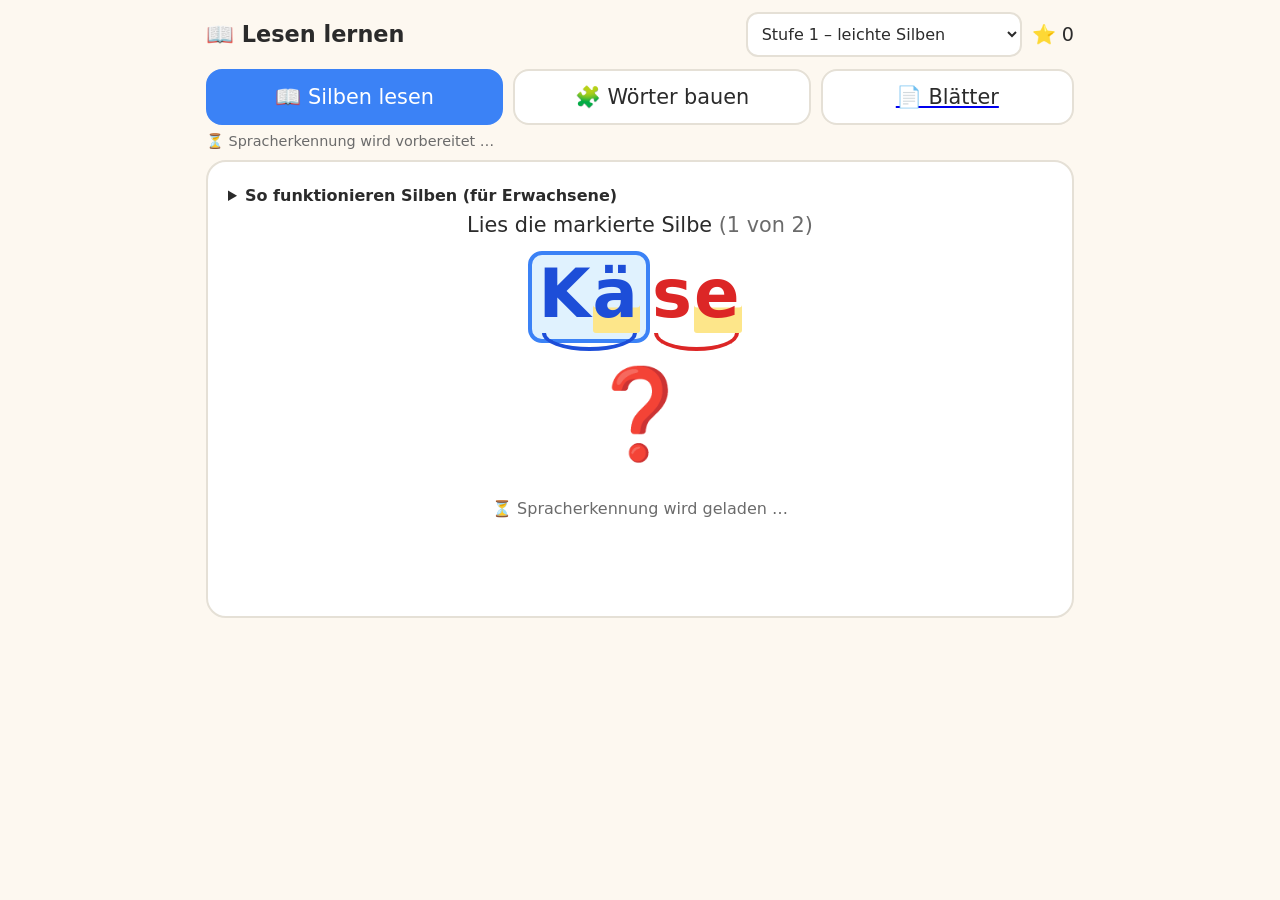
<file: public/index.html>
<!doctype html>
<html lang="de">
<head>
<meta charset="utf-8">
<meta name="viewport" content="width=device-width, initial-scale=1, viewport-fit=cover">
<meta name="mobile-web-app-capable" content="yes">
<meta name="theme-color" content="#3b82f6">
<title>Lesen lernen</title>
<link rel="manifest" href="manifest.webmanifest">
<link rel="icon" href="icon-192.png">
<link rel="apple-touch-icon" href="icon-192.png">
<script src="vosk/vosk.js" defer></script>
<style>
  :root {
    --bg: #fdf8f0; --card: #ffffff; --ink: #2b2b2b; --muted: #6b6b6b; --line: #e5e0d6;
    --accent: #3b82f6; --ok: #16a34a; --bad: #dc2626; --warn: #d97706;
    --syl0: #1d4ed8; --syl1: #dc2626; --vowel: #fde68a; --cur: #e0f2fe; --slot: #f3efe6;
  }
  @media (prefers-color-scheme: dark) {
    :root:not([data-theme="light"]) {
      --bg: #1b1d22; --card: #262a31; --ink: #f1f1f1; --muted: #a3a3a3; --line: #3a3f48;
      --syl0: #60a5fa; --syl1: #f87171; --vowel: #713f12; --cur: #0c4a6e; --slot: #1f2329;
    }
  }
  :root[data-theme="dark"] {
    --bg: #1b1d22; --card: #262a31; --ink: #f1f1f1; --muted: #a3a3a3; --line: #3a3f48;
    --syl0: #60a5fa; --syl1: #f87171; --vowel: #713f12; --cur: #0c4a6e; --slot: #1f2329;
  }
  * { box-sizing: border-box; -webkit-tap-highlight-color: transparent; }
  html, body { touch-action: manipulation; }
  body { margin: 0; font-family: system-ui, sans-serif; background: var(--bg); color: var(--ink); user-select: none; -webkit-user-select: none; }
  header { display: flex; justify-content: space-between; align-items: center; padding: 12px 16px; flex-wrap: wrap; gap: 8px; max-width: 900px; margin: 0 auto; }
  h1 { font-size: 1.4rem; margin: 0; }
  .top { display: flex; gap: 10px; align-items: center; font-size: 1.2rem; }
  select { font: inherit; font-size: 1rem; padding: 10px; border-radius: 12px; border: 2px solid var(--line); background: var(--card); color: var(--ink); }
  nav { display: flex; gap: 10px; padding: 0 16px 8px; max-width: 900px; margin: 0 auto; }
  nav button { flex: 1; font-size: 1.3rem; }
  nav .navlink { flex: 1; display: flex; } nav .navlink button { width: 100%; }
  #engine { padding: 0 16px 10px; font-size: .9rem; color: var(--muted); max-width: 900px; margin: 0 auto; }
  #engine:empty { display: none; }
  main { padding: 0 16px 32px; max-width: 900px; margin: 0 auto; }
  button { font: inherit; font-size: 1.15rem; border-radius: 16px; padding: 14px 20px; background: var(--card); color: var(--ink); border: 2px solid var(--line); cursor: pointer; min-height: 56px; }
  button.primary { background: var(--accent); color: #fff; border-color: var(--accent); }
  button.tab.active { background: var(--accent); color: #fff; border-color: var(--accent); }
  button.mic { font-size: 1.4rem; min-width: 220px; }
  button.mic.listening { background: var(--bad); border-color: var(--bad); color: #fff; animation: pulse 1s infinite; }
  @keyframes pulse { 50% { opacity: .7; } }
  button:disabled { opacity: .4; cursor: default; }
  .card { background: var(--card); border: 2px solid var(--line); border-radius: 20px; padding: 20px; margin-bottom: 16px; text-align: center; }
  .emoji { font-size: 5.5rem; line-height: 1.2; }
  .row { display: flex; gap: 12px; flex-wrap: wrap; justify-content: center; margin-top: 16px; }
  .muted { color: var(--muted); }
  .task { font-size: 1.3rem; margin: 4px 0 8px; }
  .feedback { min-height: 1.6em; margin-top: 14px; font-weight: 600; font-size: 1.25rem; }
  .ok { color: var(--ok); } .bad { color: var(--bad); } .warn { color: var(--warn); }
  .hint { margin-top: 12px; font-size: 1.3rem; }
  details { text-align: left; font-size: 1rem; }
  summary { cursor: pointer; font-weight: 600; padding: 4px 0; }

  /* Silbendarstellung */
  .word { font-size: clamp(2.6rem, 9vw, 4.2rem); font-weight: 700; display: inline-flex; flex-wrap: wrap; justify-content: center; letter-spacing: .03em; margin: 10px 0 22px; }
  .syl { position: relative; padding: 0 6px 6px; border-radius: 10px; }
  .colors .syl.c0 { color: var(--syl0); }
  .colors .syl.c1 { color: var(--syl1); }
  .arcs .syl::after { content: ''; position: absolute; left: 8%; right: 8%; bottom: -12px; height: 14px; border: 4px solid currentColor; border-top: 0; border-radius: 0 0 50% 50% / 0 0 100% 100%; }
  .syl.cur { background: var(--cur); outline: 4px solid var(--accent); }
  .vowels .v { box-shadow: inset 0 -0.38em var(--vowel); border-radius: 3px; }

  /* Wörter bauen */
  .slots { display: flex; gap: 10px; justify-content: center; flex-wrap: wrap; margin: 12px 0 8px; }
  .slot { min-width: 110px; min-height: 84px; border: 3px dashed var(--line); border-radius: 16px; background: var(--slot);
          display: flex; align-items: center; justify-content: center; font-size: clamp(2.2rem, 7vw, 3.2rem); font-weight: 700; padding: 0 12px; }
  .slot.filled { border-style: solid; }
  .slot.c0 { color: var(--syl0); border-color: var(--syl0); }
  .slot.c1 { color: var(--syl1); border-color: var(--syl1); }
  .slot.wrong { animation: shake .4s; border-color: var(--bad); }
  @keyframes shake { 25% { transform: translateX(-6px); } 75% { transform: translateX(6px); } }
  .chip { font-size: clamp(2rem, 6.5vw, 2.8rem); font-weight: 700; min-width: 110px; min-height: 80px; }
  .chip.glow { outline: 4px solid var(--ok); }
  .chip.used { visibility: hidden; }
</style>
</head>
<body>
<header>
  <h1>📖 Lesen lernen</h1>
  <div class="top">
    <select id="level" aria-label="Stufe"></select>
    <span id="stars"></span>
  </div>
</header>
<nav>
  <button class="tab" data-tab="silben">📖 Silben lesen</button>
  <button class="tab" data-tab="bauen">🧩 Wörter bauen</button>
  <a class="navlink" href="blaetter.html"><button>📄 Blätter</button></a>
</nav>
<div id="engine"></div>
<main id="view"></main>

<script>
// ================= Daten =================
// Silbentrennung mit "-". Stufen: 1 offene Silben, 2 Silben mit Mitlaut am Ende, 3 lange Wörter.
const LEVELS = [
  { name: 'Stufe 1 – leichte Silben', words: [
    ['Ma-ma','👩'], ['Pa-pa','👨'], ['O-ma','👵'], ['Ro-se','🌹'], ['Na-se','👃'], ['Ho-se','👖'],
    ['So-fa','🛋️'], ['Lö-we','🦁'], ['Au-to','🚗'], ['I-gel','🦔'], ['Ti-ger','🐯'], ['Blu-me','🌸'],
    ['Ta-sche','👜'], ['Ku-chen','🍰'], ['Ho-nig','🍯'], ['Lu-pe','🔍'], ['Ze-bra','🦓'], ['Zie-ge','🐐'],
    ['Mu-schel','🐚'], ['Du-sche','🚿'], ['Kä-se','🧀'], ['Bre-zel','🥨'], ['Pu-del','🐩'],
    ['Dra-che','🐉'], ['Gei-ge','🎻'] ] },
  { name: 'Stufe 2 – schwierigere Silben', words: [
    ['Kat-ze','🐱'], ['Lam-pe','💡'], ['Son-ne','☀️'], ['Ap-fel','🍎'], ['En-te','🦆'], ['Wol-ke','☁️'],
    ['Bir-ne','🍐'], ['Ker-ze','🕯️'], ['Fens-ter','🪟'], ['Gur-ke','🥒'], ['Pil-ze','🍄'], ['Ka-mel','🐪'],
    ['Löf-fel','🥄'], ['Rol-ler','🛴'], ['Sup-pe','🍲'], ['Kir-sche','🍒'], ['Pin-sel','🖌️'], ['Ham-mer','🔨'],
    ['Kof-fer','🧳'], ['Pan-da','🐼'], ['Kür-bis','🎃'], ['Tul-pe','🌷'],
    ['Schne-cke','🐌'], ['Ein-horn','🦄'] ] },
  { name: 'Stufe 3 – lange Wörter', words: [
    ['Ba-na-ne','🍌'], ['To-ma-te','🍅'], ['Gi-raf-fe','🦒'], ['E-le-fant','🐘'], ['Kar-tof-fel','🥔'],
    ['A-na-nas','🍍'], ['Kro-ko-dil','🐊'], ['Me-lo-ne','🍈'], ['Zi-tro-ne','🍋'], ['Ra-ke-te','🚀'],
    ['Ro-bo-ter','🤖'], ['Pa-pa-gei','🦜'], ['Schmet-ter-ling','🦋'], ['Schild-krö-te','🐢'], ['Pin-gu-in','🐧'],
    ['Re-gen-bo-gen','🌈'], ['Hub-schrau-ber','🚁'], ['Scho-ko-la-de','🍫'], ['Ka-rot-te','🥕'] ] }
].map(l => ({ name: l.name, words: l.words.map(([h, e]) => ({ h, e, s: h.split('-'), w: h.replace(/-/g, '') })) }));
const ALL_WORDS = LEVELS.flatMap(l => l.words);

// Die Spracherkennung (Vosk, kleines deutsches Modell) bekommt eine feste Liste erlaubter Wörter.
// Silben, die das Modell nicht kennt, werden durch gleich klingende bekannte Wörter ersetzt.
// null = kein passendes Wort vorhanden → diese Silbe kann nicht geprüft werden (Lesen zählt).
const SYL_ALIAS = {
  dil: ['dill'], fens: ['fenz'], gi: ['schi', 'ski'], ker: ['kehr', 'kerr'], lam: ['lamm'], 'lö': ['löw', 'lös'],
  pil: ['pill', 'pils'], raf: ['raff'], tof: ['toff'], tro: ['trog'], zi: ['zieh'],
  ber: ['behr'], dra: ['dran'], gu: ['gut'], kir: ['kirr', 'kier'], 'kä': ['ke'],
  kof: ['kopf'], mu: ['muh'], nig: ['nich', 'nick'], rol: ['roll'], schel: ['schell'], schne: ['schnee'],
  scho: ['show', 'schon'], schrau: ['schraub'], sel: ['seel', 'zell'], tul: ['tool'], zel: ['zell'], zie: ['zieh'],
  gur: null, kro: null, schmet: null, 'krö': null, 'löf': null
};
const sylTokens = s => { const k = s.toLowerCase(); return k in SYL_ALIAS ? SYL_ALIAS[k] : [k]; };
const ALIAS_BACK = Object.fromEntries(Object.entries(SYL_ALIAS).flatMap(([s, a]) => (a || []).map(x => [x, s])));
const GRAMMAR = [...new Set([
  ...ALL_WORDS.flatMap(w => w.s.flatMap(s => sylTokens(s) || [])),
  ...ALL_WORDS.map(w => w.w.toLowerCase())
]), '[unk]'];

// ================= Hilfen =================
const store = {
  get(k, d) { try { const v = localStorage.getItem(k); return v === null ? d : JSON.parse(v); } catch { return d; } },
  set(k, v) { try { localStorage.setItem(k, JSON.stringify(v)); } catch {} }
};
let stars = store.get('stars', 0);
let level = Math.min(store.get('level', 0), LEVELS.length - 1);
const view = document.getElementById('view');
const $ = id => document.getElementById(id);
const shuffle = a => { const r = [...a]; for (let i = r.length - 1; i > 0; i--) { const j = Math.floor(Math.random() * (i + 1)); [r[i], r[j]] = [r[j], r[i]]; } return r; };
const levelWords = () => LEVELS[level].words;
// Nicht zweimal hintereinander dasselbe Wort.
let lastWord = null;
function nextWord(filter = () => true) {
  const pool = levelWords().filter(filter);
  const choices = pool.length > 1 ? pool.filter(w => w !== lastWord) : pool;
  lastWord = choices[Math.floor(Math.random() * choices.length)];
  return lastWord;
}

function addStar(n = 1) { stars += n; store.set('stars', stars); renderStars(); }
function renderStars() { $('stars').textContent = '⭐ ' + stars; }

// Vorlesen nur auf Anfrage (zweite Tipp-Stufe), nie automatisch.
function say(text, rate = 0.75) {
  if (!('speechSynthesis' in window)) return;
  speechSynthesis.cancel();
  const u = new SpeechSynthesisUtterance(text);
  u.lang = 'de-DE'; u.rate = rate;
  speechSynthesis.speak(u);
}

const VOWEL_RE = /(äu|au|ei|eu|ie|aa|ee|oo|[aeiouäöüy])/gi;
const markVowels = s => s.replace(VOWEL_RE, '<span class="v">$1</span>');
const vowelOf = s => (s.match(/(äu|au|ei|eu|ie|aa|ee|oo|[aeiouäöüy])/i) || [''])[0];
// Wort in Silben darstellen. opts: colors, arcs, vowels (bool), cur (Index der aktuellen Silbe)
function wordHTML(item, opts = {}) {
  const cls = ['word', opts.colors && 'colors', opts.arcs && 'arcs', opts.vowels && 'vowels'].filter(Boolean).join(' ');
  const parts = item.s.map((s, i) =>
    `<span class="syl c${i % 2}${opts.cur === i ? ' cur' : ''}">${opts.vowels ? markVowels(s) : s}</span>`);
  return `<div class="${cls}">${parts.join('')}</div>`;
}

// ================= Vergleich Gesprochenes ↔ Ziel =================
// res = { texts: [...], spoke: bool } aus Mic.listen(). Erkannt werden nur Einträge aus GRAMMAR.
const resTokens = res => (res && res.texts || []).join(' ').toLowerCase().split(/\s+/).filter(t => t && t !== '[unk]');
function heardSyllable(res, syl) {
  const want = sylTokens(syl);
  if (want === null) return !!(res && res.spoke);   // nicht prüfbare Silbe: Vorlesen zählt
  return resTokens(res).some(t => want.includes(t));
}
function heardWord(res, item) {
  const toks = resTokens(res);
  if (toks.includes(item.w.toLowerCase())) return true;
  // Auch Silbe für Silbe gelesen ("ba na ne") zählt als richtig.
  const seq = item.s.map(sylTokens);
  for (let i = 0; i + seq.length <= toks.length; i++)
    if (seq.every((alts, k) => alts === null || alts.includes(toks[i + k]))) return true;
  return false;
}
const shownText = res => resTokens(res).map(t => ALIAS_BACK[t] || t).join(' ');

// ================= Spracheingabe =================
// Vosk läuft komplett im Browser (WebAssembly). Das Modell kommt aus dem Offline-Speicher der App.
async function fetchWithProgress(url, onProgress) {
  const r = await fetch(url);
  if (!r.ok) throw new Error('Modell nicht gefunden (' + r.status + ')');
  const total = +r.headers.get('Content-Length') || 0;
  if (!r.body || !total) return r.blob();
  const reader = r.body.getReader(), parts = [];
  let got = 0;
  for (;;) {
    const { done, value } = await reader.read();
    if (done) break;
    parts.push(value); got += value.length;
    onProgress(Math.round(got / total * 100));
  }
  return new Blob(parts);
}

const Mic = {
  engine: null, problem: null, model: null, stream: null, recording: null,
  async init() {
    if (!window.isSecureContext || !navigator.mediaDevices) { this.problem = 'https'; return; }
    for (let i = 0; i < 50 && !window.Vosk; i++) await new Promise(r => setTimeout(r, 100));
    if (!window.Vosk) { this.problem = 'Spracherkennung (vosk.js) fehlt'; return; }
    try {
      showEngine('⏳ Spracherkennung wird geladen …');
      const blob = await fetchWithProgress('vosk/model-de.tar.gz', p => showEngine(`⏳ Spracherkennung wird geladen … ${p} %`));
      showEngine('⏳ Spracherkennung wird vorbereitet …');
      // Als Blob-URL übergeben: so liest der Hintergrund-Worker das Modell direkt aus dem Speicher.
      this.model = await Vosk.createModel(URL.createObjectURL(blob), -2);
      this.engine = 'vosk';
    } catch (e) { this.problem = e.message; }
  },
  stop() { if (this.recording) this.recording.stop(); },
  async listen(onState) {
    // AudioContext sofort im Tipp anlegen – Tablets erlauben Audio nur direkt nach einer Berührung.
    const ctx = new (window.AudioContext || window.webkitAudioContext)();
    ctx.resume().catch(() => {});
    try {
      if (!this.stream) this.stream = await navigator.mediaDevices.getUserMedia({ audio: { echoCancellation: true, noiseSuppression: true, channelCount: 1 } });
    } catch (e) { ctx.close(); throw e; }
    const rec = new this.model.KaldiRecognizer(ctx.sampleRate, JSON.stringify(GRAMMAR));
    const texts = [];
    let onFinal = null;
    rec.on('result', m => { const t = m.result && m.result.text; if (t) texts.push(t); if (onFinal) onFinal(); });
    const src = ctx.createMediaStreamSource(this.stream);
    const proc = ctx.createScriptProcessor(4096, 1, 1);
    let spoke = false, lastLoud = 0, floor = 0, n = 0, active = true, stopNow;
    const stopped = new Promise(r => { stopNow = r; });
    const t0 = performance.now();
    this.recording = { stop: () => { if (active) { active = false; stopNow(); } } };
    // Automatisch stoppen, wenn nach dem Sprechen ~1,2 s Ruhe ist (oder nach 10 s).
    proc.onaudioprocess = e => {
      if (!active) return;
      rec.acceptWaveform(e.inputBuffer);
      const d = e.inputBuffer.getChannelData(0);
      let sum = 0; for (let i = 0; i < d.length; i++) sum += d[i] * d[i];
      const rms = Math.sqrt(sum / d.length), t = performance.now() - t0;
      if (t < 300) { floor = (floor * n + rms) / ++n; return; }
      if (rms > Math.max(0.012, Math.min(floor * 3, 0.05))) { spoke = true; lastLoud = t; }
      if ((spoke && t - lastLoud > 1200) || (!spoke && t > 7000)) this.recording.stop();
    };
    src.connect(proc); proc.connect(ctx.destination);
    const guard = setTimeout(() => this.recording && this.recording.stop(), 10000);
    onState('listening');
    await stopped;
    clearTimeout(guard);
    onState('thinking');
    src.disconnect(); proc.disconnect();
    await new Promise(res => { onFinal = res; rec.retrieveFinalResult(); setTimeout(res, 2500); });
    rec.remove(); ctx.close(); this.recording = null;
    return { texts, spoke };
  }
};
function showEngine(text) { $('engine').textContent = text; }

// 🎤 Vorlesen. Weiter geht es nur über die Spracherkennung – es gibt keinen Bestätigungs-Knopf.
function micRow(containerId, onHeard) {
  const wrap = $(containerId);
  if (Mic.engine) {
    const b = document.createElement('button');
    b.className = 'primary mic'; b.textContent = '🎤 Vorlesen';
    let busy = false;
    b.onclick = async () => {
      if (Mic.recording) { Mic.stop(); return; }
      if (busy) return;
      busy = true;
      try {
        const res = await Mic.listen(st => {
          b.classList.toggle('listening', st === 'listening');
          b.textContent = st === 'listening' ? '👂 Ich höre zu …' : '⏳ Moment …';
        });
        onHeard(res);
      } catch (e) {
        onHeard(null, e);
      } finally {
        busy = false;
        if (b.isConnected) { b.classList.remove('listening'); b.textContent = '🎤 Vorlesen'; }
      }
    };
    wrap.append(b);
  } else {
    const p = document.createElement('p');
    p.className = 'muted';
    p.textContent = Mic.problem ? 'Ohne Spracherkennung geht es hier nicht weiter (siehe Hinweis oben).' : '⏳ Spracherkennung wird geladen …';
    wrap.append(p);
  }
}
function heardMsg(res, err) {
  if (err) return err.name === 'NotAllowedError' ? 'Das Mikrofon ist nicht erlaubt (in den Website-Einstellungen freigeben).' : 'Fehler: ' + err.message;
  const t = shownText(res);
  if (!t) return res && res.spoke ? 'Das habe ich nicht verstanden.' : 'Ich habe nichts gehört. Sprich ein bisschen lauter.';
  return `Ich habe »${t}« gehört.`;
}
const nothingHeard = res => !res || (!res.spoke && !resTokens(res).length);
function feedback(text, cls = '', id = 'fb') { const f = $(id); if (f) { f.textContent = text; f.className = 'feedback ' + cls; } }
function nextButton(label, onClick) {
  const b = document.createElement('button'); b.className = 'primary'; b.textContent = label; b.onclick = onClick; return b;
}

// ================= Silben lesen: Silbe für Silbe, dann zusammenschwingen, dann Bild =================
const views = {};
views.silben = function () {
  // missed: Tipp-Knopf erst zeigen, nachdem falsch gelesen wurde (gilt für die aktuelle Silbe bzw. das Wort).
  let item, i, phase, hint, usedHelp, fails, missed;
  function next() { item = nextWord(); i = 0; phase = item.s.length > 1 ? 'syl' : 'word'; hint = 0; usedHelp = false; fails = 0; missed = false; render(); }
  function render() {
    const syl = item.s[i];
    const task = phase === 'syl'
      ? `Lies die markierte Silbe <span class="muted">(${i + 1} von ${item.s.length})</span>`
      : 'Jetzt alle Silben zusammen – erst langsam, dann schneller, bis es ein Wort ist.';
    view.innerHTML = `
      <div class="card">
        <details><summary>So funktionieren Silben (für Erwachsene)</summary>
          <p>Jede Silbe hat genau einen Selbstlaut (a, e, i, o, u, ä, ö, ü oder au, ei, eu, ie) – er ist gelb markiert.
          Die Silben sind abwechselnd blau und rot und haben einen Bogen. Das Kind liest Silbe für Silbe und
          „schwingt“ sie dann zum Wort zusammen. Erst danach erscheint das Bild – so wird wirklich gelesen, nicht geraten.
          Der Tipp-Knopf hilft in Stufen: zuerst ohne Ton, erst danach mit Vorlesen.</p></details>
        <p class="task">${task}</p>
        ${wordHTML(item, { colors: true, arcs: true, vowels: true, cur: phase === 'syl' ? i : undefined })}
        <div class="emoji" id="pic">❓</div>
        <div class="row" id="mic"></div>
        <div class="row"><button id="tip"${missed ? '' : ' hidden'}>💡 Tipp</button></div>
        <div class="hint" id="hint"></div>
        <div class="feedback" id="fb"></div>
      </div>`;
    $('tip').onclick = () => {
      hint++; usedHelp = true;
      if (phase === 'syl') {
        if (hint === 1) $('hint').innerHTML = `Der Selbstlaut ist <strong>»${vowelOf(syl)}«</strong>. Sprich die Laute nacheinander und zieh sie zusammen: <strong>${[...syl].join(' – ')}</strong>`;
        else say(syl, 0.6);
      } else {
        if (hint === 1) $('hint').innerHTML = `Lies: <strong>${item.s.join(' · ')}</strong> – und dann schneller hintereinander.`;
        else say(item.w, 0.7);
      }
    };
    micRow('mic', (res, err) => {
      const ok = !err && (phase === 'syl' ? (heardSyllable(res, syl) || (i === 0 && heardWord(res, item))) : heardWord(res, item));
      if (ok) return success();
      if (err || nothingHeard(res)) return feedback(heardMsg(res, err), err ? 'bad' : 'warn');
      missed = true; $('tip').hidden = false;   // falsch gelesen → jetzt darf es einen Tipp geben
      if (phase === 'word') return feedback(heardMsg(res) + ' Versuch es nochmal.', 'warn');
      // Einzelne Silben erkennt die Spracherkennung nicht immer sicher: nach zwei Versuchen das ganze Wort lesen lassen.
      // Zum nächsten Wort geht es nur, wenn das ganze Wort richtig erkannt wurde.
      fails++;
      if (fails < 2) return feedback(heardMsg(res) + ' Lies die Silbe noch einmal laut und deutlich.', 'warn');
      phase = 'word'; hint = 0; fails = 0;
      render();
      feedback('Lies jetzt das ganze Wort – Silbe für Silbe, dann schneller.', 'warn');
    });
  }
  function success() {
    if (phase === 'syl') {
      hint = 0; fails = 0; missed = false;
      if (i < item.s.length - 1) { i++; render(); feedback('✅ Gut!', 'ok'); }
      else { phase = 'word'; render(); feedback('✅ Alle Silben gelesen!', 'ok'); }
      return;
    }
    addStar(usedHelp ? 1 : 2);
    $('pic').textContent = item.e;
    $('mic').innerHTML = '';
    feedback(`✅ Super! ${item.w}${usedHelp ? '' : ' – ganz ohne Hilfe! 🌟'}`, 'ok');
    $('mic').append(nextButton('Nächstes Wort ▶', next));
  }
  next();
};

// ================= Wörter bauen: passende Silben antippen, dann das Wort vorlesen =================
views.bauen = function () {
  let item, chips, slots, hint, usedHelp, missed;   // missed: Tipp erst nach einem Fehler zeigen
  function distractors() {
    const need = new Set(item.s.map(s => s.toLowerCase()));
    const others = levelWords().filter(w => w !== item);
    const firsts = shuffle(others.map(w => w.s[0]).filter(s => !need.has(s.toLowerCase())));
    const rest = shuffle(others.flatMap(w => w.s.slice(1)).filter(s => !need.has(s.toLowerCase())));
    // Eine falsche Silbe groß geschrieben (sonst verrät die Großschreibung die erste Silbe), weitere klein.
    const n = level === 0 ? 1 : 2;
    return [...new Set([firsts[0], ...rest])].filter(Boolean).slice(0, n);
  }
  function next() {
    item = nextWord(w => w.s.length > 1);
    hint = 0; usedHelp = false; missed = false;
    chips = shuffle([...item.s, ...distractors()]).map((s, k) => ({ s, k, used: false }));
    slots = item.s.map(() => null);
    render();
  }
  function render() {
    view.innerHTML = `
      <div class="card">
        <p class="task">Bau das Wort! Tippe die Silben in der richtigen Reihenfolge an.</p>
        <div class="emoji">${item.e}</div>
        <div class="slots" id="slots"></div>
        <div class="row" id="chips"></div>
        <div class="row"><button id="tip"${missed ? '' : ' hidden'}>💡 Tipp</button></div>
        <div class="hint" id="hint"></div>
        <div class="feedback" id="fb"></div>
        <div class="row" id="mic"></div>
      </div>`;
    item.s.forEach((_, k) => {
      const d = document.createElement('button');
      const c = slots[k];
      d.className = 'slot' + (c ? ` filled c${k % 2}` : '');
      d.textContent = c ? c.s : '';
      d.setAttribute('aria-label', c ? `Silbe ${c.s} entfernen` : `Platz ${k + 1}`);
      d.onclick = () => { if (c) { c.used = false; slots[k] = null; render(); } };
      $('slots').append(d);
    });
    chips.forEach(c => {
      const b = document.createElement('button');
      b.className = 'chip' + (c.used ? ' used' : '');
      b.textContent = c.s; b.dataset.k = c.k;
      b.onclick = () => place(c);
      $('chips').append(b);
    });
    $('tip').onclick = () => {
      hint++; usedHelp = true;
      const free = slots.findIndex(x => !x);
      if (hint === 1 && free >= 0) {
        // Stufe 1 (ohne Ton): passende Silbe für den nächsten freien Platz leuchtet auf.
        const c = chips.find(c => !c.used && c.s === item.s[free]);
        if (c) document.querySelector(`.chip[data-k="${c.k}"]`).classList.add('glow');
        $('hint').textContent = 'Die leuchtende Silbe passt als Nächstes.';
      } else say(item.s.join(', '), 0.55);  // Stufe 2: Silben langsam vorsprechen
    };
  }
  function place(c) {
    const free = slots.findIndex(x => !x);
    if (free < 0 || c.used) return;
    c.used = true; slots[free] = c;
    render();
    if (slots.every(Boolean)) check();
  }
  function check() {
    const wrong = slots.map((c, k) => c.s !== item.s[k]);
    if (wrong.some(Boolean)) {
      missed = true; $('tip').hidden = false;
      feedback('Hmm, das passt noch nicht. Lies deine Silben einmal laut – welche ist falsch?', 'warn');
      const els = document.querySelectorAll('.slot');
      wrong.forEach((w, k) => { if (w) els[k].classList.add('wrong'); });
      // Falsche Silben nach kurzer Zeit zurücklegen, richtige bleiben stehen.
      setTimeout(() => {
        wrong.forEach((w, k) => { if (w && slots[k]) { slots[k].used = false; slots[k] = null; } });
        render();
        feedback('Die richtigen Silben bleiben stehen. Versuch es nochmal!', 'warn');
      }, 1300);
      return;
    }
    // Richtig gebaut → jetzt das ganze Wort vorlesen.
    view.querySelector('.slots').outerHTML = wordHTML(item, { colors: true, arcs: true });
    $('chips').remove();
    feedback('✅ Richtig gebaut! Jetzt lies das ganze Wort vor.', 'ok');
    micRow('mic', (res, err) => {
      if (!err && heardWord(res, item)) return done();
      if (!err && !nothingHeard(res)) { missed = true; $('tip').hidden = false; }
      feedback(heardMsg(res, err) + (err || nothingHeard(res) ? '' : ' Lies es noch einmal – Silbe für Silbe, dann schneller.'), err ? 'bad' : 'warn');
    });
  }
  function done() {
    addStar(usedHelp ? 1 : 2);
    $('mic').innerHTML = '';
    feedback(`🌟 Toll! ${item.w}${usedHelp ? '' : ' – ganz ohne Hilfe!'}`, 'ok');
    $('mic').append(nextButton('Nächstes Wort ▶', next));
  }
  next();
};

// ================= Start =================
let currentTab = store.get('tab', 'silben');
function openTab(name) {
  if (!views[name]) name = 'silben';
  currentTab = name; store.set('tab', name);
  Mic.stop();
  if ('speechSynthesis' in window) speechSynthesis.cancel();
  document.querySelectorAll('nav .tab').forEach(b => b.classList.toggle('active', b.dataset.tab === name));
  views[name]();
}
document.querySelectorAll('nav .tab').forEach(b => b.addEventListener('click', () => openTab(b.dataset.tab)));
LEVELS.forEach((l, i) => { const o = document.createElement('option'); o.value = i; o.textContent = l.name; $('level').append(o); });
$('level').value = level;
$('level').onchange = e => { level = +e.target.value; store.set('level', level); openTab(currentTab); };
renderStars();
openTab(currentTab);

if ('serviceWorker' in navigator && window.isSecureContext) navigator.serviceWorker.register('sw.js').catch(() => {});

(async () => {
  await Mic.init();
  showEngine(
    Mic.engine ? '' :
    Mic.problem === 'https' ? '🎤 Mikrofon geht nur, wenn die App über https oder localhost geöffnet ist.' :
    `🎤 Keine Spracheingabe (${Mic.problem}).`
  );
  openTab(currentTab);   // neu aufbauen, damit der 🎤-Knopf bzw. der Hinweis erscheint
})();
</script>
</body>
</html>
</file>
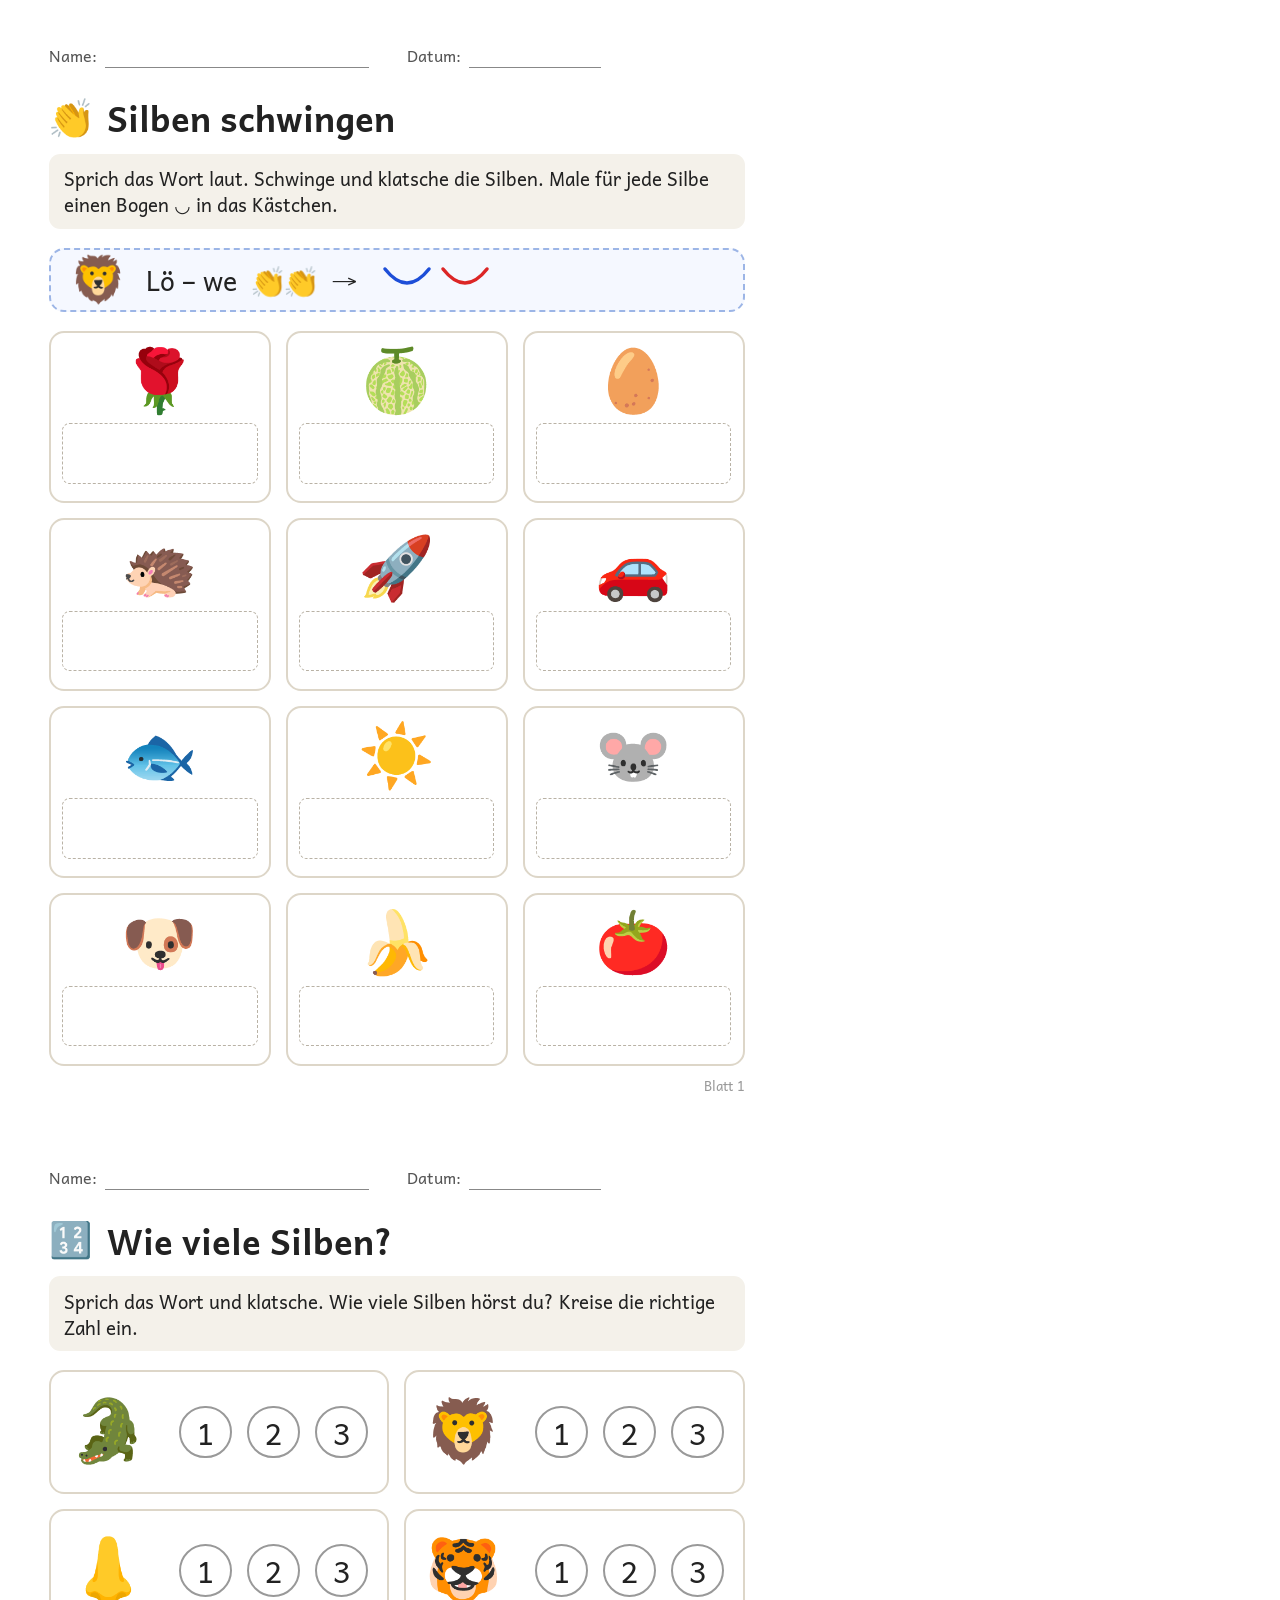
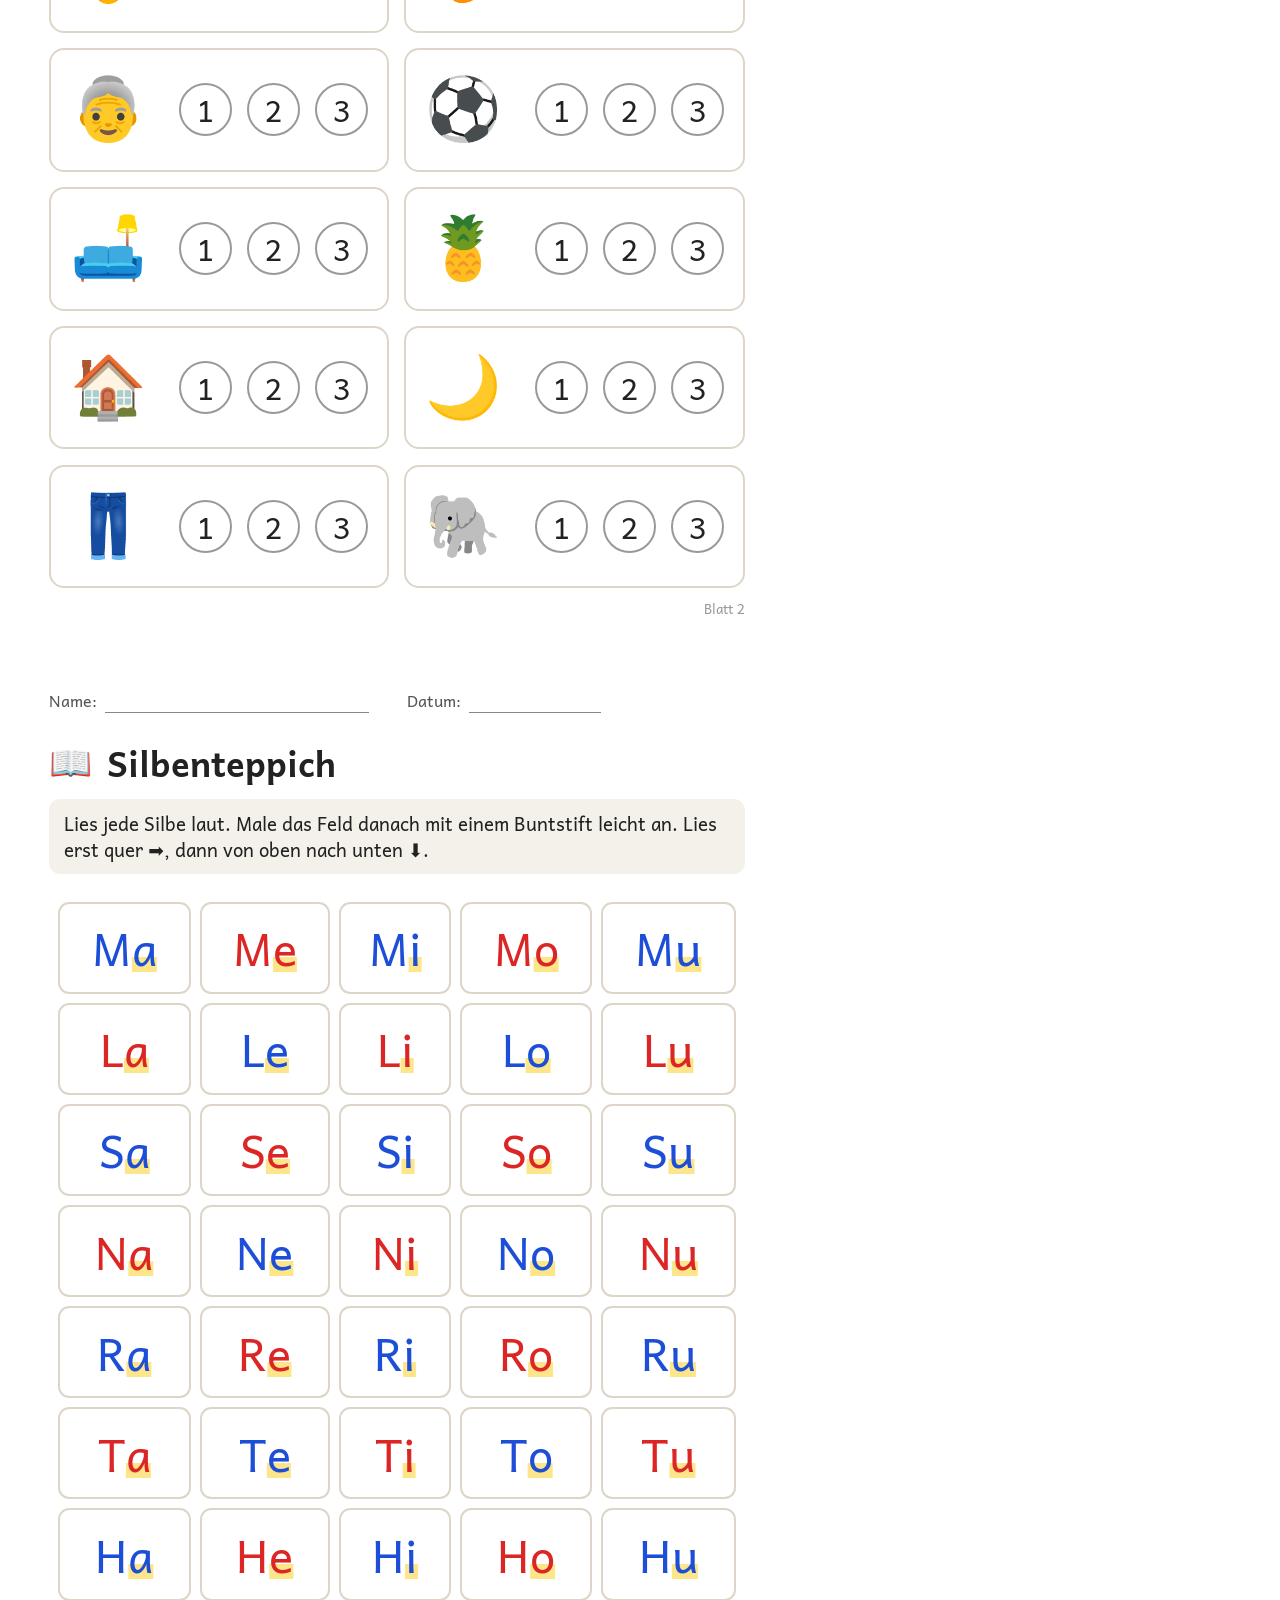
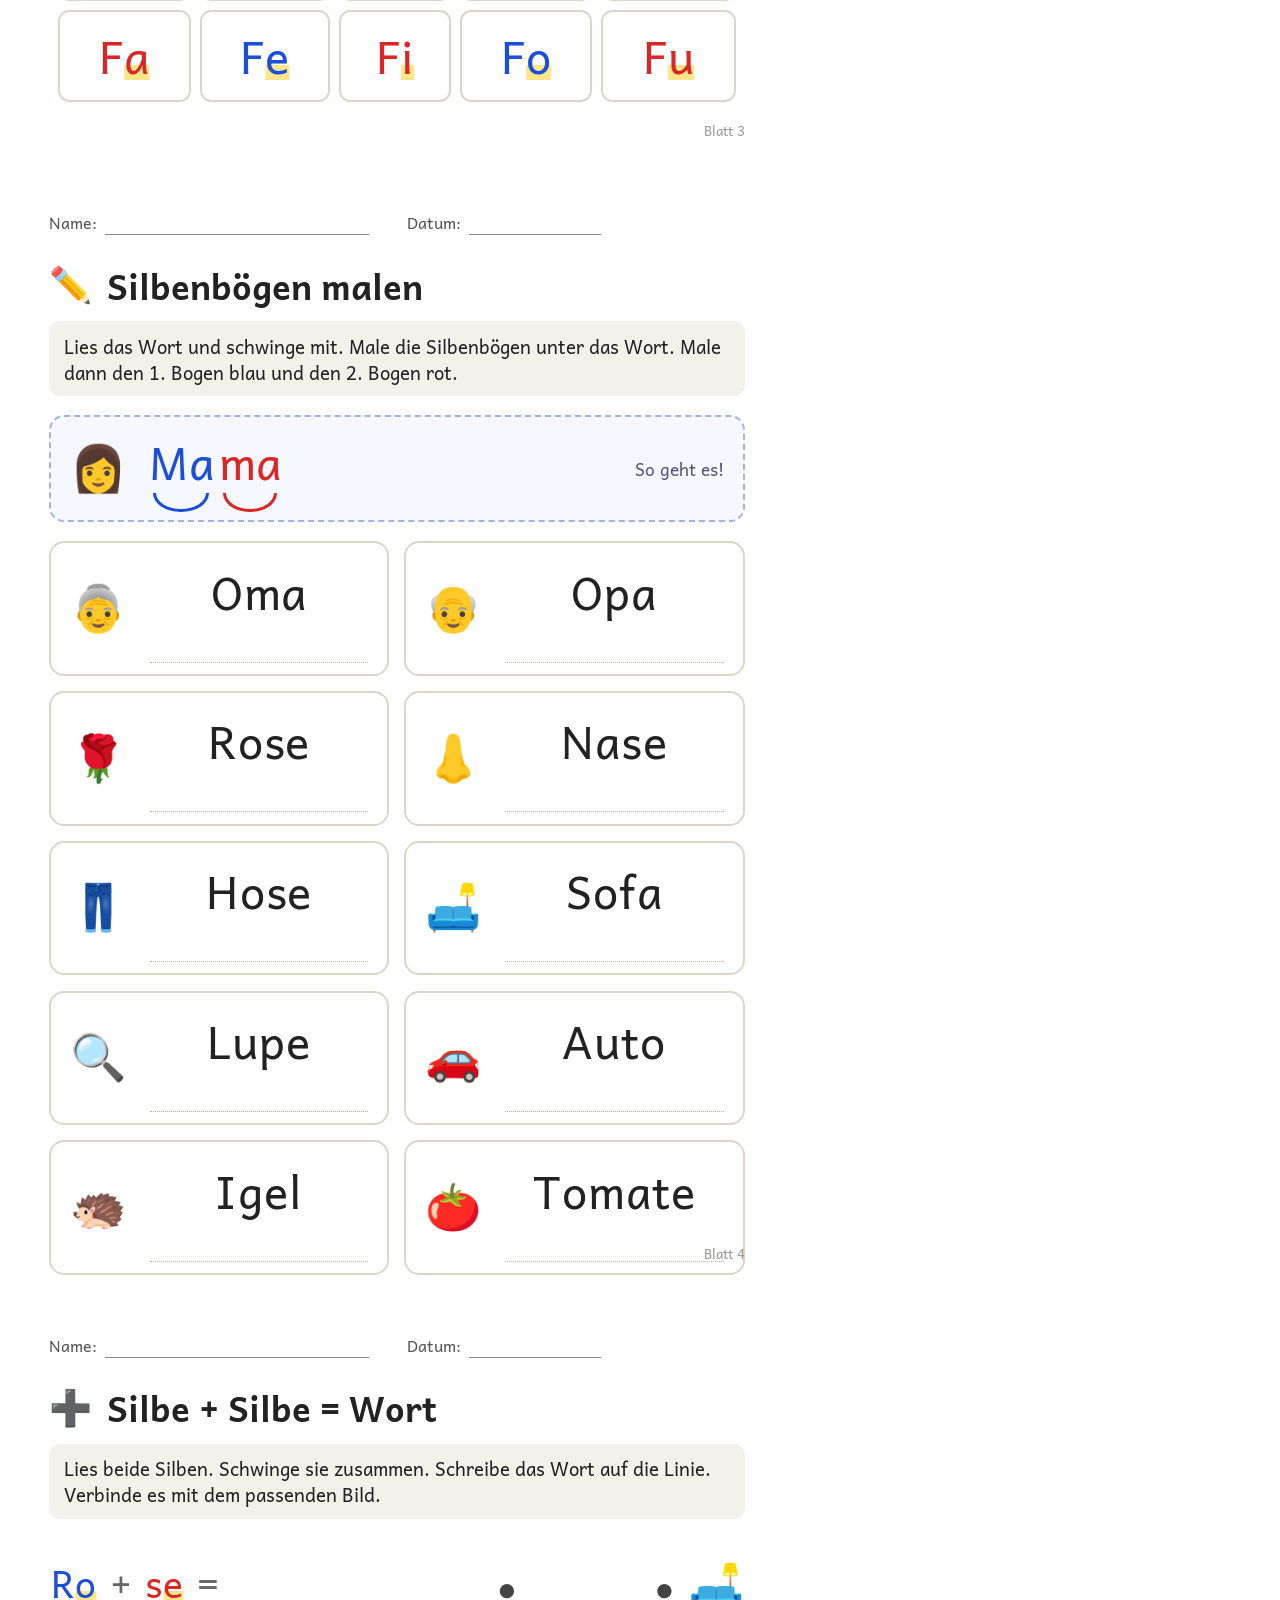
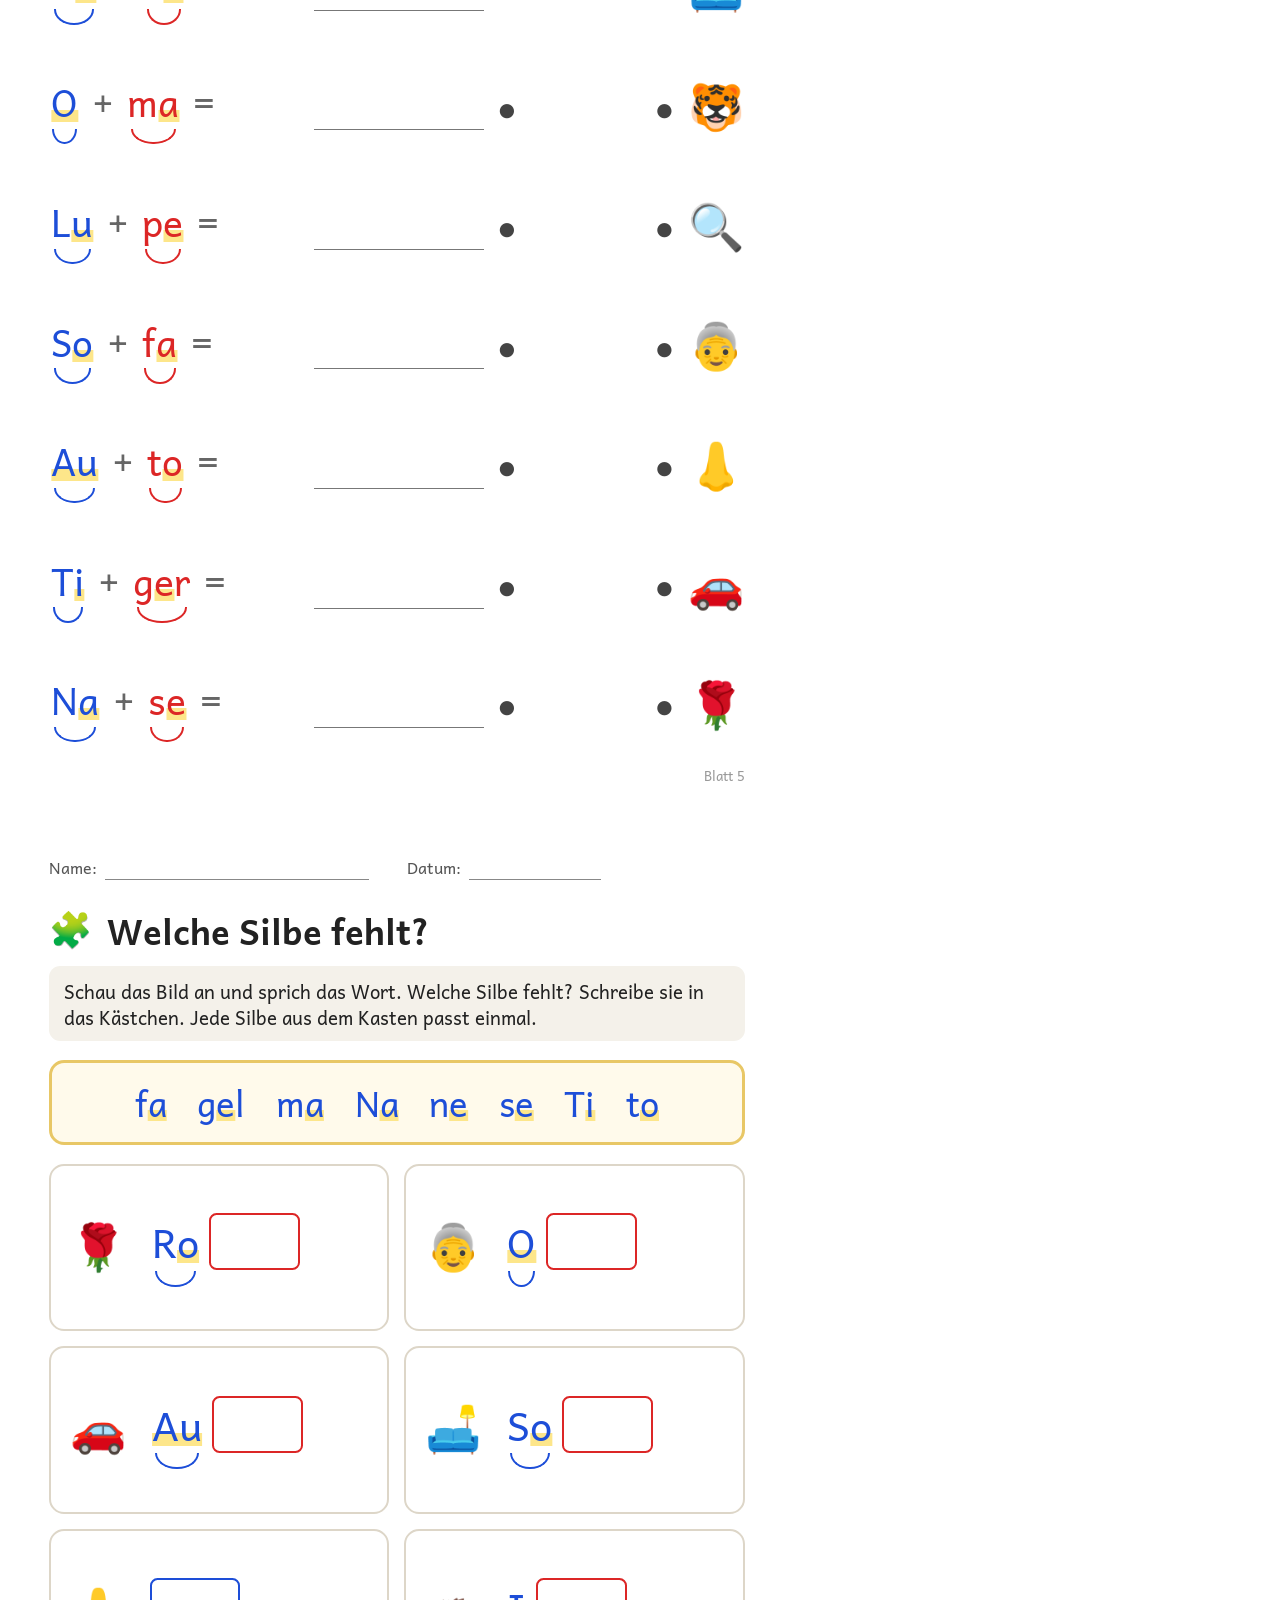
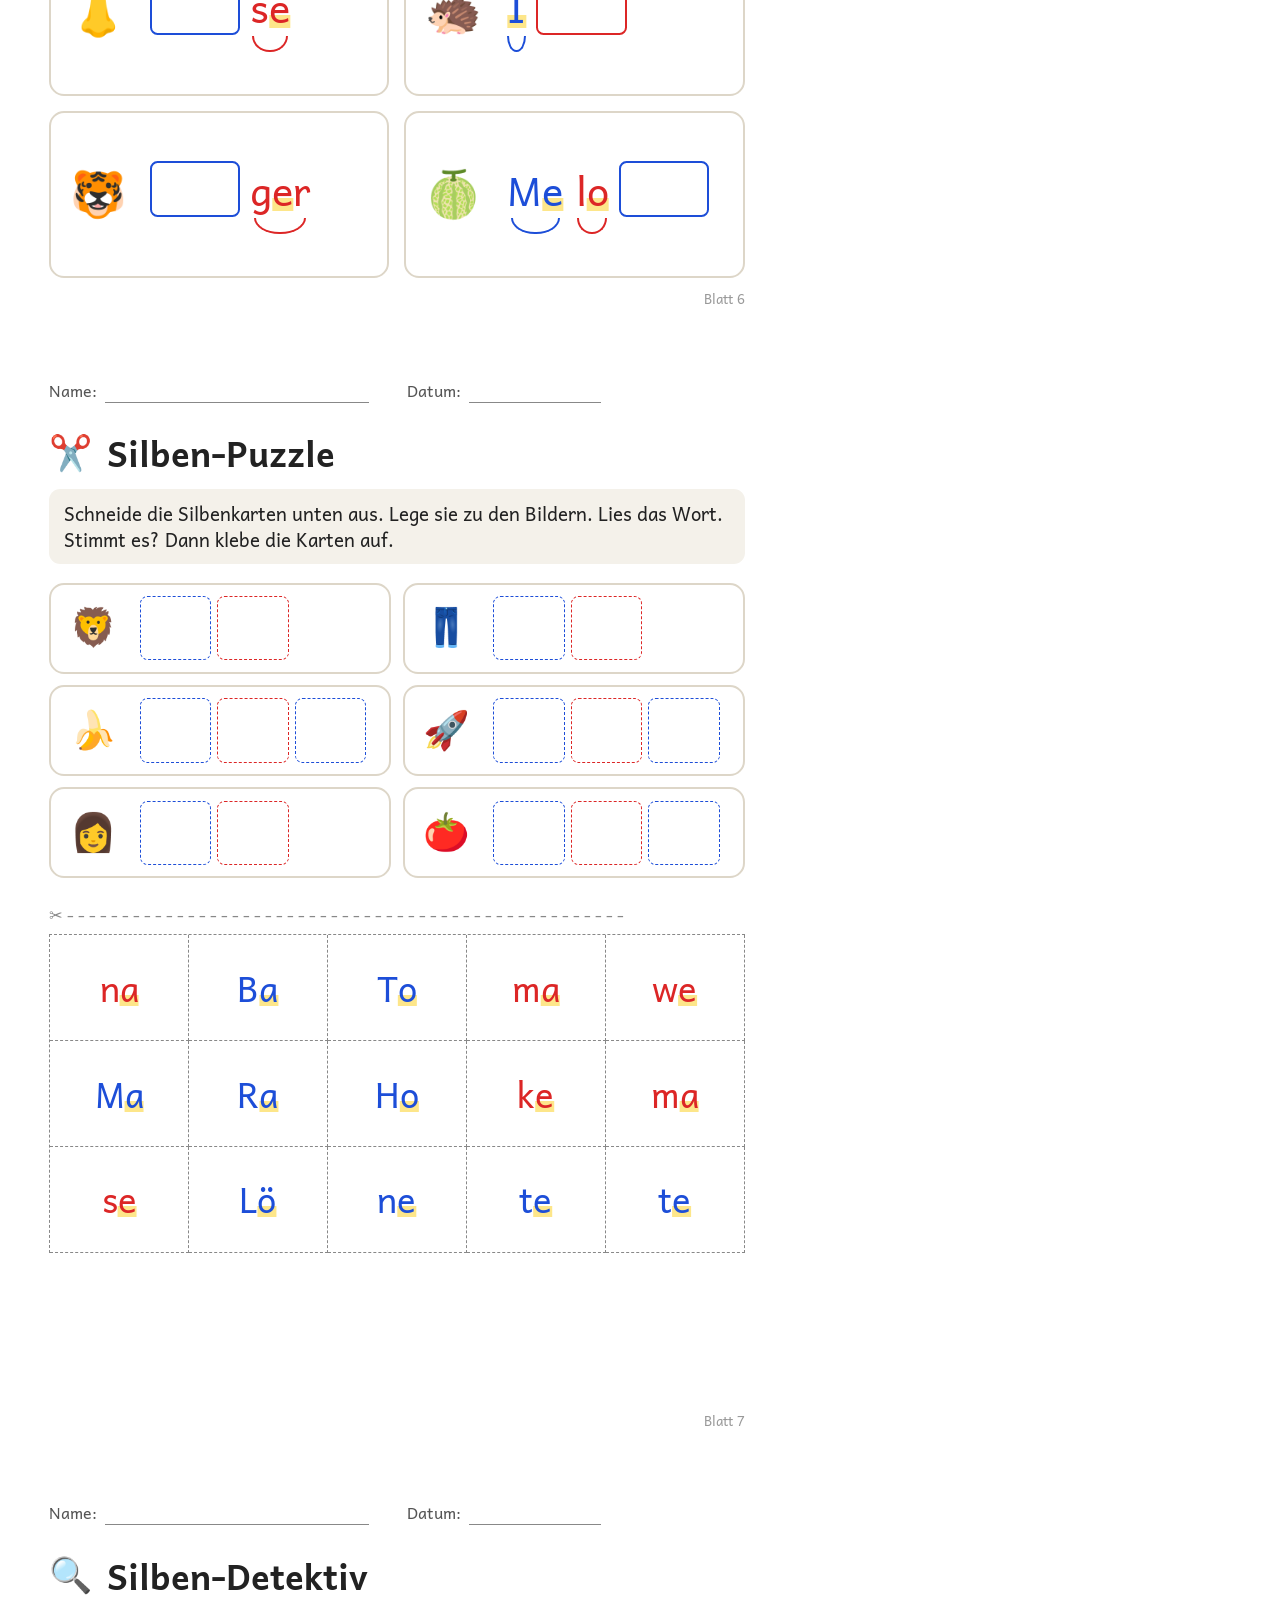
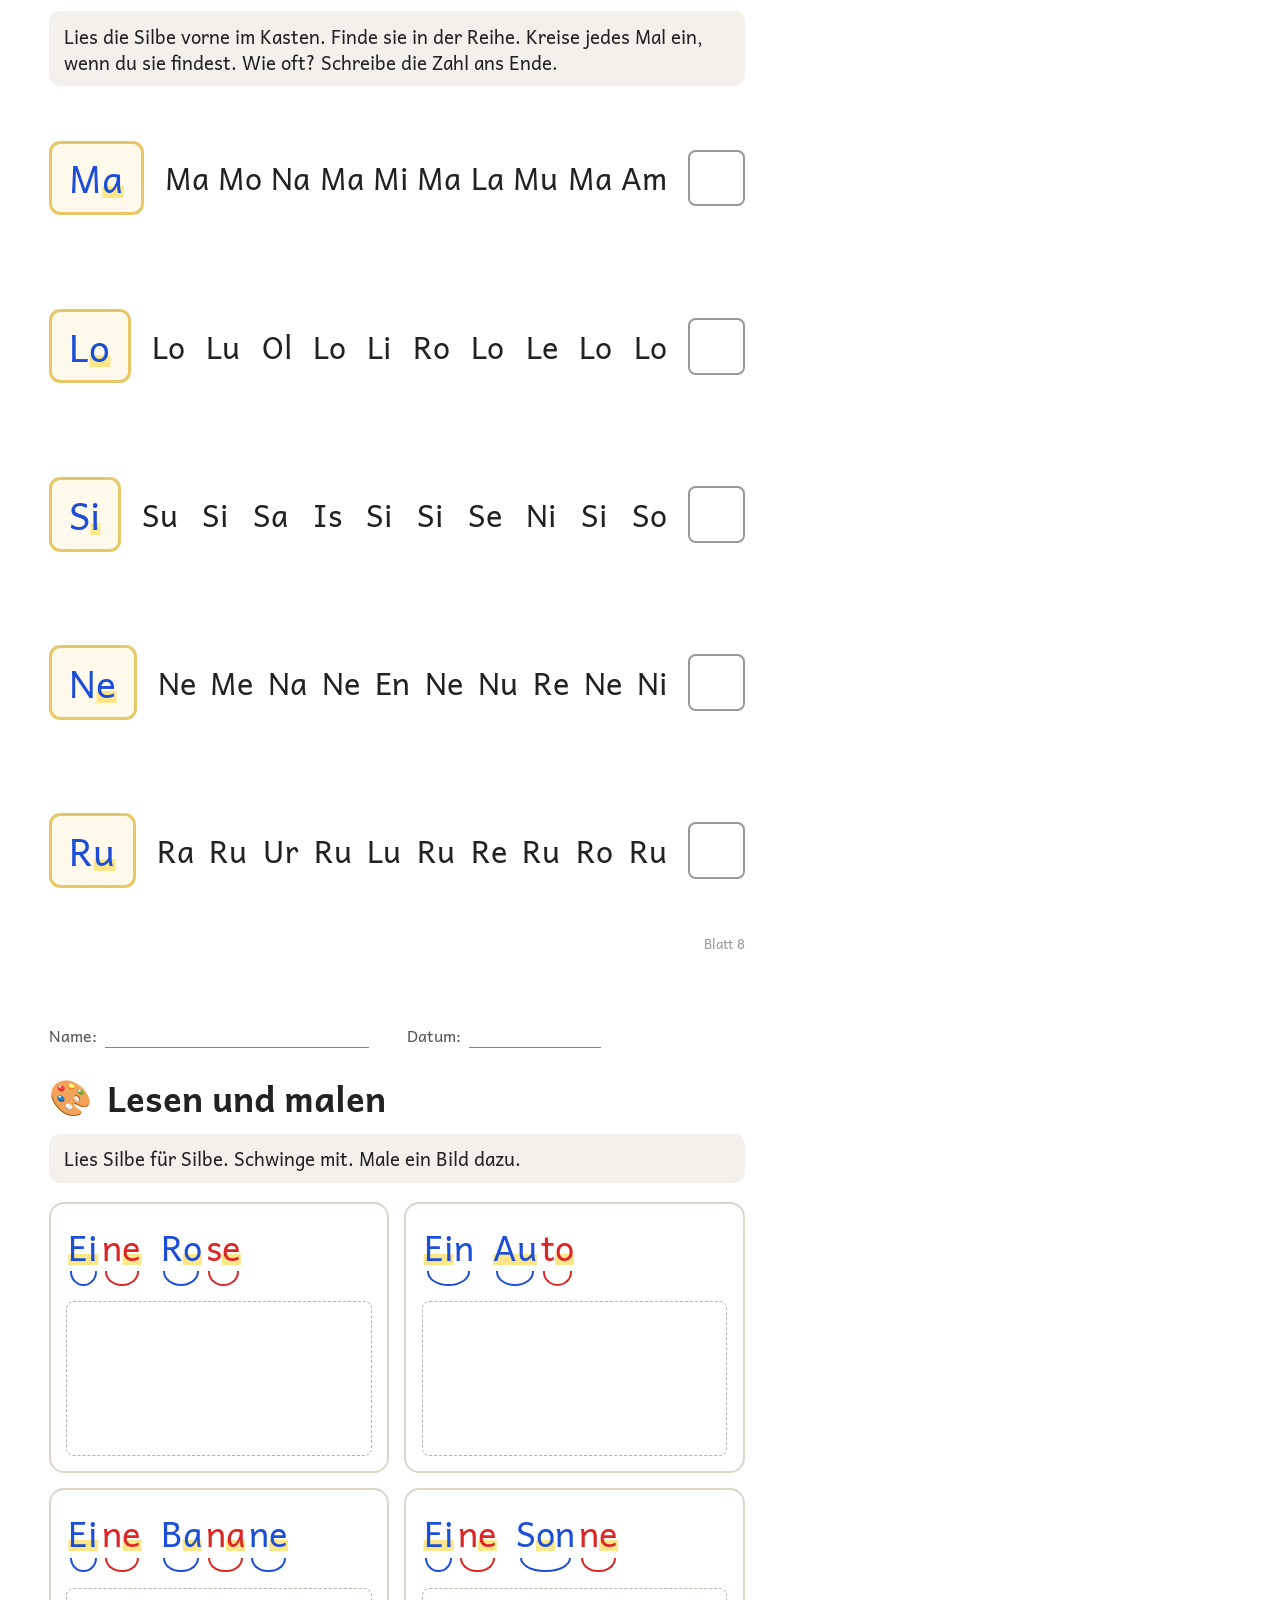
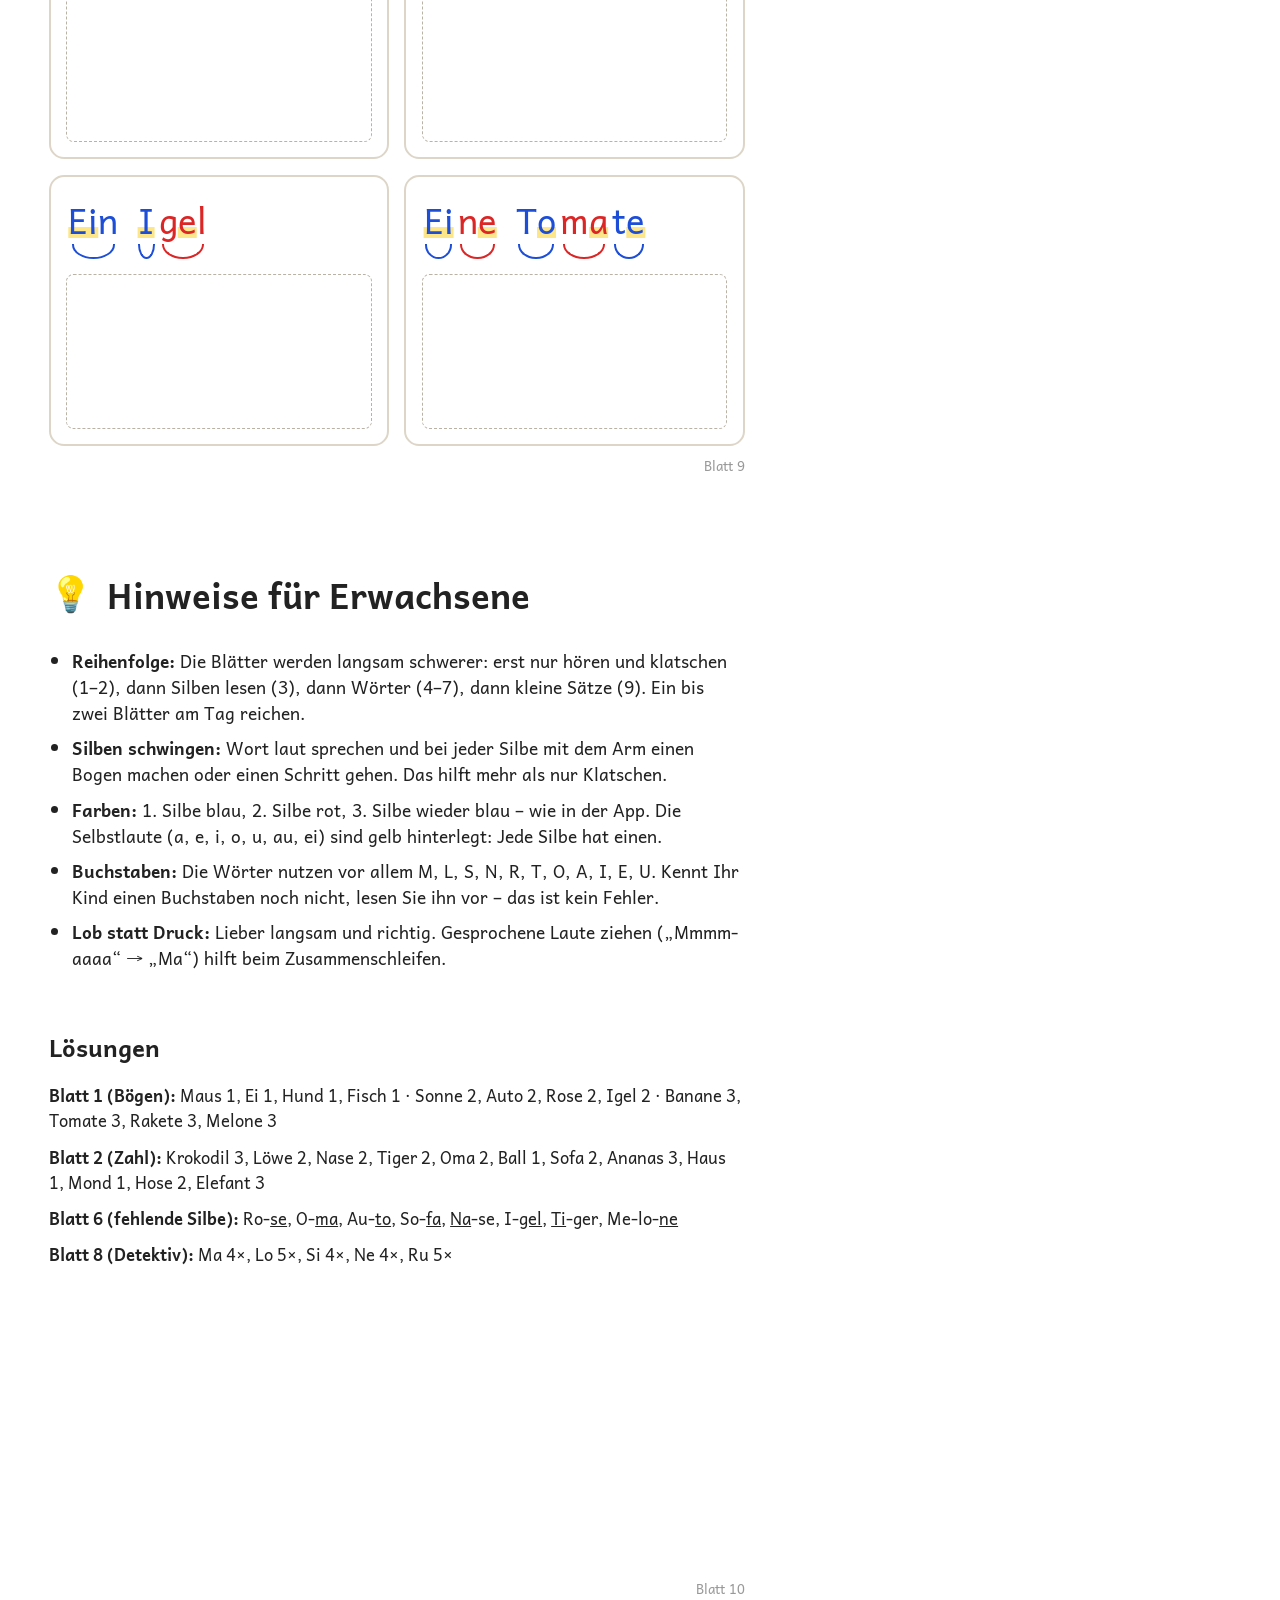
<file: arbeitsblaetter/silben-arbeitsblaetter.html>
<!doctype html><html lang="de"><head><meta charset="utf-8"><title>Silben-Arbeitsblätter</title>
<link href="https://fonts.googleapis.com/css2?family=Andika:wght@400;700&display=swap" rel="stylesheet">
<style>@page { size: A4; margin: 0; }
:root { --b: #1d4ed8; --r: #dc2626; --v: #fde68a; --ink: #222; --line: #b9b2a5; }
* { box-sizing: border-box; }
body { margin: 0; font-family: 'Andika', 'DejaVu Sans', sans-serif; color: var(--ink); background: #fff;
  -webkit-print-color-adjust: exact; print-color-adjust: exact; counter-reset: blatt; }
.page { width: 210mm; height: 297mm; padding: 11mm 13mm 15mm; page-break-after: always; overflow: hidden;
  display: flex; flex-direction: column; counter-increment: blatt; position: relative; }
.page::after { content: 'Blatt ' counter(blatt); position: absolute; bottom: 7mm; right: 13mm; font-size: 10pt; color: #999; }
header { display: flex; gap: 10mm; font-size: 12pt; color: #555; }
.name { display: flex; align-items: flex-end; gap: 2mm; }
.ln { display: inline-block; width: 70mm; border-bottom: 1px solid #888; height: 1em; }
.ln.short { width: 35mm; }
h1 { font-size: 26pt; margin: 6mm 0 2mm; display: flex; align-items: center; gap: 4mm; }
h1 .ico, .pic { font-family: 'Noto Color Emoji'; }
.task { font-size: 14pt; line-height: 1.4; margin: 0 0 5mm; padding: 3mm 4mm; background: #f4f1ea; border-radius: 3mm; }
h2 { font-size: 18pt; margin: 8mm 0 3mm; }

/* Silben */
.word { white-space: nowrap; display: inline-flex; }
.syl { position: relative; padding: 0 0.06em; }
.colors .c0 { color: var(--b); } .colors .c1 { color: var(--r); }
.arcs .syl::after { content: ''; position: absolute; left: 10%; right: 10%; bottom: -0.32em; height: 0.36em;
  border: 0.07em solid currentColor; border-top: 0; border-radius: 0 0 50% 50% / 0 0 100% 100%; }
.vowels .v { text-decoration: underline; text-decoration-color: var(--v); text-decoration-thickness: 0.32em; text-underline-offset: -0.2em; text-decoration-skip-ink: none; }

.pic { font-size: 46pt; line-height: 1; text-align: center; }
.pic.sm { font-size: 34pt; }
.grid { display: grid; gap: 4mm; flex: 1; }
.g3 { grid-template-columns: repeat(3, minmax(0, 1fr)); }
.g2 { grid-template-columns: repeat(2, minmax(0, 1fr)); }
.cell { border: 0.6mm solid #ddd6c8; border-radius: 4mm; padding: 3mm; display: flex; flex-direction: column; align-items: center; justify-content: center; gap: 3mm; }
.cell.row { flex-direction: row; justify-content: flex-start; gap: 6mm; padding: 3mm 5mm; }
.arcbox { width: 100%; height: 16mm; border: 0.5mm dashed var(--line); border-radius: 2mm; }

.example { display: flex; align-items: center; gap: 5mm; font-size: 20pt; margin-bottom: 5mm; padding: 2mm 5mm;
  border: 0.6mm dashed #9cb5e6; border-radius: 4mm; background: #f5f8ff; }
.example svg path { fill: none; stroke-width: 3.5; stroke-linecap: round; }
.example .a0 { stroke: var(--b); } .example .a1 { stroke: var(--r); }
.example .big { font-size: 34pt; padding-bottom: 4mm; }
.example .hint { font-size: 13pt; color: #557; margin-left: auto; }

.count { display: flex; gap: 4mm; margin-left: auto; }
.count span { width: 14mm; height: 14mm; border: 0.6mm solid #999; border-radius: 50%; display: grid; place-items: center; font-size: 22pt; }

.plain { font-size: 34pt; letter-spacing: 0.02em; padding-bottom: 9mm; border-bottom: 0.4mm dotted var(--line); flex: 1; text-align: center; }
.tall .cell { min-height: 0; }

table.teppich { border-collapse: separate; border-spacing: 2.5mm; width: 100%; flex: 1; }
.teppich td { border: 0.6mm solid #ddd6c8; border-radius: 3mm; text-align: center; font-size: 34pt; }

.links { display: flex; flex-direction: column; gap: 5mm; flex: 1; justify-content: space-around; }
.link { display: flex; align-items: center; gap: 4mm; }
.sum { font-size: 28pt; display: flex; gap: 3mm; align-items: center; width: 66mm; padding-bottom: 3mm; }
.sum b { color: #666; font-weight: 400; }
.wline { width: 45mm; border-bottom: 0.5mm solid #777; height: 12mm; }
.dot { font-size: 14pt; color: #444; }
.gap { flex: 1; }

.bank { display: flex; justify-content: center; gap: 7mm; flex-wrap: wrap; font-size: 26pt; padding: 3mm; margin-bottom: 5mm;
  border: 0.8mm solid #e8c766; border-radius: 4mm; background: #fffaeb; }
.gw { font-size: 30pt; display: flex; align-items: center; gap: 2mm; padding-bottom: 3mm; }
.slot { display: inline-block; width: 24mm; height: 15mm; border: 0.6mm solid; border-radius: 2mm; }
.slot.c0 { border-color: var(--b); } .slot.c1 { border-color: var(--r); }

.puzz { flex: 0 0 auto; gap: 3mm; }
.puz .pic.sm { font-size: 28pt; }
.puz { gap: 2mm; padding: 2mm 3mm; }
.puz { padding: 2mm 4mm; }
.slots { display: flex; gap: 1.5mm; }
.pslot { width: 19mm; height: 17mm; border: 0.5mm dashed; border-radius: 2mm; }
.pslot.c0 { border-color: var(--b); } .pslot.c1 { border-color: var(--r); }
.cut { margin: 6mm 0 2mm; color: #888; white-space: nowrap; overflow: hidden; font-size: 12pt; }
.cards { display: grid; grid-template-columns: repeat(5, 1fr); border-top: 0.4mm dashed #888; border-left: 0.4mm dashed #888; }
.card { height: 28mm; font-size: 30pt; display: grid; place-items: center; font-size: 26pt; border-right: 0.4mm dashed #888; border-bottom: 0.4mm dashed #888; }

.dets { display: flex; flex-direction: column; gap: 6mm; flex: 1; justify-content: space-around; }
.det { display: flex; align-items: center; gap: 5mm; }
.tgt { font-size: 28pt; border: 0.8mm solid #e8c766; background: #fffaeb; border-radius: 3mm; padding: 1mm 4mm; }
.seq { display: flex; justify-content: space-between; font-size: 23pt; flex: 1; }
.det::after { flex-shrink: 0; content: ''; width: 14mm; height: 14mm; border: 0.6mm solid #999; border-radius: 2mm; }

.draw { border: 0.6mm solid #ddd6c8; border-radius: 4mm; padding: 4mm; display: flex; flex-direction: column; gap: 4mm; }
.sent { font-size: 26pt; padding-bottom: 3mm; display: flex; gap: 4mm; flex-wrap: wrap; }
.frame { flex: 1; border: 0.5mm dashed var(--line); border-radius: 2mm; }

.info ul { font-size: 13pt; line-height: 1.5; padding-left: 6mm; }
.info li { margin-bottom: 2.5mm; }
.info p { font-size: 12.5pt; line-height: 1.5; margin: 1.5mm 0; }
</style></head><body><section class="page">
  <header><div class="name">Name: <span class="ln"></span></div><div class="name">Datum: <span class="ln short"></span></div></header>
  <h1><span class="ico">👏</span>Silben schwingen</h1>
  <p class="task">Sprich das Wort laut. Schwinge und klatsche die Silben. Male für jede Silbe einen Bogen ◡ in das Kästchen.</p>
  <div class="example"><div class="pic sm">🦁</div><div>Lö – we&nbsp; 👏👏&nbsp; → </div>
    <svg width="120" height="34"><path d="M8 6 Q30 34 52 6" class="a0"/><path d="M66 6 Q88 34 110 6" class="a1"/></svg></div>
    <div class="grid g3"><div class="cell"><div class="pic">🌹</div><div class="arcbox"></div></div><div class="cell"><div class="pic">🍈</div><div class="arcbox"></div></div><div class="cell"><div class="pic">🥚</div><div class="arcbox"></div></div><div class="cell"><div class="pic">🦔</div><div class="arcbox"></div></div><div class="cell"><div class="pic">🚀</div><div class="arcbox"></div></div><div class="cell"><div class="pic">🚗</div><div class="arcbox"></div></div><div class="cell"><div class="pic">🐟</div><div class="arcbox"></div></div><div class="cell"><div class="pic">☀️</div><div class="arcbox"></div></div><div class="cell"><div class="pic">🐭</div><div class="arcbox"></div></div><div class="cell"><div class="pic">🐶</div><div class="arcbox"></div></div><div class="cell"><div class="pic">🍌</div><div class="arcbox"></div></div><div class="cell"><div class="pic">🍅</div><div class="arcbox"></div></div></div>
</section><section class="page">
  <header><div class="name">Name: <span class="ln"></span></div><div class="name">Datum: <span class="ln short"></span></div></header>
  <h1><span class="ico">🔢</span>Wie viele Silben?</h1>
  <p class="task">Sprich das Wort und klatsche. Wie viele Silben hörst du? Kreise die richtige Zahl ein.</p>
  <div class="grid g2"><div class="cell row"><div class="pic">🐊</div>
  <div class="count"><span>1</span><span>2</span><span>3</span></div></div><div class="cell row"><div class="pic">🦁</div>
  <div class="count"><span>1</span><span>2</span><span>3</span></div></div><div class="cell row"><div class="pic">👃</div>
  <div class="count"><span>1</span><span>2</span><span>3</span></div></div><div class="cell row"><div class="pic">🐯</div>
  <div class="count"><span>1</span><span>2</span><span>3</span></div></div><div class="cell row"><div class="pic">👵</div>
  <div class="count"><span>1</span><span>2</span><span>3</span></div></div><div class="cell row"><div class="pic">⚽</div>
  <div class="count"><span>1</span><span>2</span><span>3</span></div></div><div class="cell row"><div class="pic">🛋️</div>
  <div class="count"><span>1</span><span>2</span><span>3</span></div></div><div class="cell row"><div class="pic">🍍</div>
  <div class="count"><span>1</span><span>2</span><span>3</span></div></div><div class="cell row"><div class="pic">🏠</div>
  <div class="count"><span>1</span><span>2</span><span>3</span></div></div><div class="cell row"><div class="pic">🌙</div>
  <div class="count"><span>1</span><span>2</span><span>3</span></div></div><div class="cell row"><div class="pic">👖</div>
  <div class="count"><span>1</span><span>2</span><span>3</span></div></div><div class="cell row"><div class="pic">🐘</div>
  <div class="count"><span>1</span><span>2</span><span>3</span></div></div></div>
</section><section class="page">
  <header><div class="name">Name: <span class="ln"></span></div><div class="name">Datum: <span class="ln short"></span></div></header>
  <h1><span class="ico">📖</span>Silbenteppich</h1>
  <p class="task">Lies jede Silbe laut. Male das Feld danach mit einem Buntstift leicht an. Lies erst quer ➡, dann von oben nach unten ⬇.</p>
  <table class="teppich"><tr><td><span class="word colors vowels"><span class="syl c0">M<span class="v">a</span></span></span></td><td><span class="word colors vowels"><span class="syl c1">M<span class="v">e</span></span></span></td><td><span class="word colors vowels"><span class="syl c0">M<span class="v">i</span></span></span></td><td><span class="word colors vowels"><span class="syl c1">M<span class="v">o</span></span></span></td><td><span class="word colors vowels"><span class="syl c0">M<span class="v">u</span></span></span></td></tr><tr><td><span class="word colors vowels"><span class="syl c1">L<span class="v">a</span></span></span></td><td><span class="word colors vowels"><span class="syl c0">L<span class="v">e</span></span></span></td><td><span class="word colors vowels"><span class="syl c1">L<span class="v">i</span></span></span></td><td><span class="word colors vowels"><span class="syl c0">L<span class="v">o</span></span></span></td><td><span class="word colors vowels"><span class="syl c1">L<span class="v">u</span></span></span></td></tr><tr><td><span class="word colors vowels"><span class="syl c0">S<span class="v">a</span></span></span></td><td><span class="word colors vowels"><span class="syl c1">S<span class="v">e</span></span></span></td><td><span class="word colors vowels"><span class="syl c0">S<span class="v">i</span></span></span></td><td><span class="word colors vowels"><span class="syl c1">S<span class="v">o</span></span></span></td><td><span class="word colors vowels"><span class="syl c0">S<span class="v">u</span></span></span></td></tr><tr><td><span class="word colors vowels"><span class="syl c1">N<span class="v">a</span></span></span></td><td><span class="word colors vowels"><span class="syl c0">N<span class="v">e</span></span></span></td><td><span class="word colors vowels"><span class="syl c1">N<span class="v">i</span></span></span></td><td><span class="word colors vowels"><span class="syl c0">N<span class="v">o</span></span></span></td><td><span class="word colors vowels"><span class="syl c1">N<span class="v">u</span></span></span></td></tr><tr><td><span class="word colors vowels"><span class="syl c0">R<span class="v">a</span></span></span></td><td><span class="word colors vowels"><span class="syl c1">R<span class="v">e</span></span></span></td><td><span class="word colors vowels"><span class="syl c0">R<span class="v">i</span></span></span></td><td><span class="word colors vowels"><span class="syl c1">R<span class="v">o</span></span></span></td><td><span class="word colors vowels"><span class="syl c0">R<span class="v">u</span></span></span></td></tr><tr><td><span class="word colors vowels"><span class="syl c1">T<span class="v">a</span></span></span></td><td><span class="word colors vowels"><span class="syl c0">T<span class="v">e</span></span></span></td><td><span class="word colors vowels"><span class="syl c1">T<span class="v">i</span></span></span></td><td><span class="word colors vowels"><span class="syl c0">T<span class="v">o</span></span></span></td><td><span class="word colors vowels"><span class="syl c1">T<span class="v">u</span></span></span></td></tr><tr><td><span class="word colors vowels"><span class="syl c0">H<span class="v">a</span></span></span></td><td><span class="word colors vowels"><span class="syl c1">H<span class="v">e</span></span></span></td><td><span class="word colors vowels"><span class="syl c0">H<span class="v">i</span></span></span></td><td><span class="word colors vowels"><span class="syl c1">H<span class="v">o</span></span></span></td><td><span class="word colors vowels"><span class="syl c0">H<span class="v">u</span></span></span></td></tr><tr><td><span class="word colors vowels"><span class="syl c1">F<span class="v">a</span></span></span></td><td><span class="word colors vowels"><span class="syl c0">F<span class="v">e</span></span></span></td><td><span class="word colors vowels"><span class="syl c1">F<span class="v">i</span></span></span></td><td><span class="word colors vowels"><span class="syl c0">F<span class="v">o</span></span></span></td><td><span class="word colors vowels"><span class="syl c1">F<span class="v">u</span></span></span></td></tr></table>
</section><section class="page">
  <header><div class="name">Name: <span class="ln"></span></div><div class="name">Datum: <span class="ln short"></span></div></header>
  <h1><span class="ico">✏️</span>Silbenbögen malen</h1>
  <p class="task">Lies das Wort und schwinge mit. Male die Silbenbögen unter das Wort. Male dann den 1. Bogen blau und den 2. Bogen rot.</p>
  <div class="example"><div class="pic sm">👩</div><div class="big"><span class="word arcs colors"><span class="syl c0">Ma</span><span class="syl c1">ma</span></span></div><div class="hint">So geht es!</div></div>
    <div class="grid g2 tall"><div class="cell row"><div class="pic sm">👵</div>
  <div class="plain">Oma</div></div><div class="cell row"><div class="pic sm">👴</div>
  <div class="plain">Opa</div></div><div class="cell row"><div class="pic sm">🌹</div>
  <div class="plain">Rose</div></div><div class="cell row"><div class="pic sm">👃</div>
  <div class="plain">Nase</div></div><div class="cell row"><div class="pic sm">👖</div>
  <div class="plain">Hose</div></div><div class="cell row"><div class="pic sm">🛋️</div>
  <div class="plain">Sofa</div></div><div class="cell row"><div class="pic sm">🔍</div>
  <div class="plain">Lupe</div></div><div class="cell row"><div class="pic sm">🚗</div>
  <div class="plain">Auto</div></div><div class="cell row"><div class="pic sm">🦔</div>
  <div class="plain">Igel</div></div><div class="cell row"><div class="pic sm">🍅</div>
  <div class="plain">Tomate</div></div><div class="cell row"><div class="pic sm">🍌</div>
  <div class="plain">Banane</div></div></div>
</section><section class="page">
  <header><div class="name">Name: <span class="ln"></span></div><div class="name">Datum: <span class="ln short"></span></div></header>
  <h1><span class="ico">➕</span>Silbe + Silbe = Wort</h1>
  <p class="task">Lies beide Silben. Schwinge sie zusammen. Schreibe das Wort auf die Linie. Verbinde es mit dem passenden Bild.</p>
  <div class="links"><div class="link">
  <div class="sum"><span class="word arcs colors vowels"><span class="syl c0">R<span class="v">o</span></span></span> <b>+</b> <span class="word arcs colors vowels"><span class="syl c1">s<span class="v">e</span></span></span> <b>=</b></div>
  <div class="wline"></div><div class="dot">●</div><div class="gap"></div><div class="dot">●</div><div class="pic sm">🛋️</div></div><div class="link">
  <div class="sum"><span class="word arcs colors vowels"><span class="syl c0"><span class="v">O</span></span></span> <b>+</b> <span class="word arcs colors vowels"><span class="syl c1">m<span class="v">a</span></span></span> <b>=</b></div>
  <div class="wline"></div><div class="dot">●</div><div class="gap"></div><div class="dot">●</div><div class="pic sm">🐯</div></div><div class="link">
  <div class="sum"><span class="word arcs colors vowels"><span class="syl c0">L<span class="v">u</span></span></span> <b>+</b> <span class="word arcs colors vowels"><span class="syl c1">p<span class="v">e</span></span></span> <b>=</b></div>
  <div class="wline"></div><div class="dot">●</div><div class="gap"></div><div class="dot">●</div><div class="pic sm">🔍</div></div><div class="link">
  <div class="sum"><span class="word arcs colors vowels"><span class="syl c0">S<span class="v">o</span></span></span> <b>+</b> <span class="word arcs colors vowels"><span class="syl c1">f<span class="v">a</span></span></span> <b>=</b></div>
  <div class="wline"></div><div class="dot">●</div><div class="gap"></div><div class="dot">●</div><div class="pic sm">👵</div></div><div class="link">
  <div class="sum"><span class="word arcs colors vowels"><span class="syl c0"><span class="v">Au</span></span></span> <b>+</b> <span class="word arcs colors vowels"><span class="syl c1">t<span class="v">o</span></span></span> <b>=</b></div>
  <div class="wline"></div><div class="dot">●</div><div class="gap"></div><div class="dot">●</div><div class="pic sm">👃</div></div><div class="link">
  <div class="sum"><span class="word arcs colors vowels"><span class="syl c0">T<span class="v">i</span></span></span> <b>+</b> <span class="word arcs colors vowels"><span class="syl c1">g<span class="v">e</span>r</span></span> <b>=</b></div>
  <div class="wline"></div><div class="dot">●</div><div class="gap"></div><div class="dot">●</div><div class="pic sm">🚗</div></div><div class="link">
  <div class="sum"><span class="word arcs colors vowels"><span class="syl c0">N<span class="v">a</span></span></span> <b>+</b> <span class="word arcs colors vowels"><span class="syl c1">s<span class="v">e</span></span></span> <b>=</b></div>
  <div class="wline"></div><div class="dot">●</div><div class="gap"></div><div class="dot">●</div><div class="pic sm">🌹</div></div></div>
</section><section class="page">
  <header><div class="name">Name: <span class="ln"></span></div><div class="name">Datum: <span class="ln short"></span></div></header>
  <h1><span class="ico">🧩</span>Welche Silbe fehlt?</h1>
  <p class="task">Schau das Bild an und sprich das Wort. Welche Silbe fehlt? Schreibe sie in das Kästchen. Jede Silbe aus dem Kasten passt einmal.</p>
  <div class="bank"><span class="word colors vowels"><span class="syl c0">f<span class="v">a</span></span></span> <span class="word colors vowels"><span class="syl c0">g<span class="v">e</span>l</span></span> <span class="word colors vowels"><span class="syl c0">m<span class="v">a</span></span></span> <span class="word colors vowels"><span class="syl c0">N<span class="v">a</span></span></span> <span class="word colors vowels"><span class="syl c0">n<span class="v">e</span></span></span> <span class="word colors vowels"><span class="syl c0">s<span class="v">e</span></span></span> <span class="word colors vowels"><span class="syl c0">T<span class="v">i</span></span></span> <span class="word colors vowels"><span class="syl c0">t<span class="v">o</span></span></span></div>
    <div class="grid g2 tall"><div class="cell row"><div class="pic sm">🌹</div><div class="gw"><span class="word arcs colors vowels"><span class="syl c0">R<span class="v">o</span></span></span> <span class="slot c1"></span></div></div><div class="cell row"><div class="pic sm">👵</div><div class="gw"><span class="word arcs colors vowels"><span class="syl c0"><span class="v">O</span></span></span> <span class="slot c1"></span></div></div><div class="cell row"><div class="pic sm">🚗</div><div class="gw"><span class="word arcs colors vowels"><span class="syl c0"><span class="v">Au</span></span></span> <span class="slot c1"></span></div></div><div class="cell row"><div class="pic sm">🛋️</div><div class="gw"><span class="word arcs colors vowels"><span class="syl c0">S<span class="v">o</span></span></span> <span class="slot c1"></span></div></div><div class="cell row"><div class="pic sm">👃</div><div class="gw"><span class="slot c0"></span> <span class="word arcs colors vowels"><span class="syl c1">s<span class="v">e</span></span></span></div></div><div class="cell row"><div class="pic sm">🦔</div><div class="gw"><span class="word arcs colors vowels"><span class="syl c0"><span class="v">I</span></span></span> <span class="slot c1"></span></div></div><div class="cell row"><div class="pic sm">🐯</div><div class="gw"><span class="slot c0"></span> <span class="word arcs colors vowels"><span class="syl c1">g<span class="v">e</span>r</span></span></div></div><div class="cell row"><div class="pic sm">🍈</div><div class="gw"><span class="word arcs colors vowels"><span class="syl c0">M<span class="v">e</span></span></span> <span class="word arcs colors vowels"><span class="syl c1">l<span class="v">o</span></span></span> <span class="slot c0"></span></div></div></div>
</section><section class="page">
  <header><div class="name">Name: <span class="ln"></span></div><div class="name">Datum: <span class="ln short"></span></div></header>
  <h1><span class="ico">✂️</span>Silben-Puzzle</h1>
  <p class="task">Schneide die Silbenkarten unten aus. Lege sie zu den Bildern. Lies das Wort. Stimmt es? Dann klebe die Karten auf.</p>
  <div class="grid g2 puzz"><div class="cell row puz"><div class="pic sm">🦁</div>
  <div class="slots"><span class="pslot c0"></span><span class="pslot c1"></span></div></div><div class="cell row puz"><div class="pic sm">👖</div>
  <div class="slots"><span class="pslot c0"></span><span class="pslot c1"></span></div></div><div class="cell row puz"><div class="pic sm">🍌</div>
  <div class="slots"><span class="pslot c0"></span><span class="pslot c1"></span><span class="pslot c0"></span></div></div><div class="cell row puz"><div class="pic sm">🚀</div>
  <div class="slots"><span class="pslot c0"></span><span class="pslot c1"></span><span class="pslot c0"></span></div></div><div class="cell row puz"><div class="pic sm">👩</div>
  <div class="slots"><span class="pslot c0"></span><span class="pslot c1"></span></div></div><div class="cell row puz"><div class="pic sm">🍅</div>
  <div class="slots"><span class="pslot c0"></span><span class="pslot c1"></span><span class="pslot c0"></span></div></div></div>
    <div class="cut">✂ - - - - - - - - - - - - - - - - - - - - - - - - - - - - - - - - - - - - - - - - - - - - - - - - - - -</div>
    <div class="cards"><div class="card"><span class="word colors vowels"><span class="syl c1">n<span class="v">a</span></span></span></div><div class="card"><span class="word colors vowels"><span class="syl c0">B<span class="v">a</span></span></span></div><div class="card"><span class="word colors vowels"><span class="syl c0">T<span class="v">o</span></span></span></div><div class="card"><span class="word colors vowels"><span class="syl c1">m<span class="v">a</span></span></span></div><div class="card"><span class="word colors vowels"><span class="syl c1">w<span class="v">e</span></span></span></div><div class="card"><span class="word colors vowels"><span class="syl c0">M<span class="v">a</span></span></span></div><div class="card"><span class="word colors vowels"><span class="syl c0">R<span class="v">a</span></span></span></div><div class="card"><span class="word colors vowels"><span class="syl c0">H<span class="v">o</span></span></span></div><div class="card"><span class="word colors vowels"><span class="syl c1">k<span class="v">e</span></span></span></div><div class="card"><span class="word colors vowels"><span class="syl c1">m<span class="v">a</span></span></span></div><div class="card"><span class="word colors vowels"><span class="syl c1">s<span class="v">e</span></span></span></div><div class="card"><span class="word colors vowels"><span class="syl c0">L<span class="v">ö</span></span></span></div><div class="card"><span class="word colors vowels"><span class="syl c0">n<span class="v">e</span></span></span></div><div class="card"><span class="word colors vowels"><span class="syl c0">t<span class="v">e</span></span></span></div><div class="card"><span class="word colors vowels"><span class="syl c0">t<span class="v">e</span></span></span></div></div>
</section><section class="page">
  <header><div class="name">Name: <span class="ln"></span></div><div class="name">Datum: <span class="ln short"></span></div></header>
  <h1><span class="ico">🔍</span>Silben-Detektiv</h1>
  <p class="task">Lies die Silbe vorne im Kasten. Finde sie in der Reihe. Kreise jedes Mal ein, wenn du sie findest. Wie oft? Schreibe die Zahl ans Ende.</p>
  <div class="dets"><div class="det"><div class="tgt"><span class="word colors vowels"><span class="syl c0">M<span class="v">a</span></span></span></div>
  <div class="seq"><span><span class="word "><span class="syl c0">Ma</span></span></span><span><span class="word "><span class="syl c0">Mo</span></span></span><span><span class="word "><span class="syl c0">Na</span></span></span><span><span class="word "><span class="syl c0">Ma</span></span></span><span><span class="word "><span class="syl c0">Mi</span></span></span><span><span class="word "><span class="syl c0">Ma</span></span></span><span><span class="word "><span class="syl c0">La</span></span></span><span><span class="word "><span class="syl c0">Mu</span></span></span><span><span class="word "><span class="syl c0">Ma</span></span></span><span><span class="word "><span class="syl c0">Am</span></span></span></div></div><div class="det"><div class="tgt"><span class="word colors vowels"><span class="syl c0">L<span class="v">o</span></span></span></div>
  <div class="seq"><span><span class="word "><span class="syl c0">Lo</span></span></span><span><span class="word "><span class="syl c0">Lu</span></span></span><span><span class="word "><span class="syl c0">Ol</span></span></span><span><span class="word "><span class="syl c0">Lo</span></span></span><span><span class="word "><span class="syl c0">Li</span></span></span><span><span class="word "><span class="syl c0">Ro</span></span></span><span><span class="word "><span class="syl c0">Lo</span></span></span><span><span class="word "><span class="syl c0">Le</span></span></span><span><span class="word "><span class="syl c0">Lo</span></span></span><span><span class="word "><span class="syl c0">Lo</span></span></span></div></div><div class="det"><div class="tgt"><span class="word colors vowels"><span class="syl c0">S<span class="v">i</span></span></span></div>
  <div class="seq"><span><span class="word "><span class="syl c0">Su</span></span></span><span><span class="word "><span class="syl c0">Si</span></span></span><span><span class="word "><span class="syl c0">Sa</span></span></span><span><span class="word "><span class="syl c0">Is</span></span></span><span><span class="word "><span class="syl c0">Si</span></span></span><span><span class="word "><span class="syl c0">Si</span></span></span><span><span class="word "><span class="syl c0">Se</span></span></span><span><span class="word "><span class="syl c0">Ni</span></span></span><span><span class="word "><span class="syl c0">Si</span></span></span><span><span class="word "><span class="syl c0">So</span></span></span></div></div><div class="det"><div class="tgt"><span class="word colors vowels"><span class="syl c0">N<span class="v">e</span></span></span></div>
  <div class="seq"><span><span class="word "><span class="syl c0">Ne</span></span></span><span><span class="word "><span class="syl c0">Me</span></span></span><span><span class="word "><span class="syl c0">Na</span></span></span><span><span class="word "><span class="syl c0">Ne</span></span></span><span><span class="word "><span class="syl c0">En</span></span></span><span><span class="word "><span class="syl c0">Ne</span></span></span><span><span class="word "><span class="syl c0">Nu</span></span></span><span><span class="word "><span class="syl c0">Re</span></span></span><span><span class="word "><span class="syl c0">Ne</span></span></span><span><span class="word "><span class="syl c0">Ni</span></span></span></div></div><div class="det"><div class="tgt"><span class="word colors vowels"><span class="syl c0">R<span class="v">u</span></span></span></div>
  <div class="seq"><span><span class="word "><span class="syl c0">Ra</span></span></span><span><span class="word "><span class="syl c0">Ru</span></span></span><span><span class="word "><span class="syl c0">Ur</span></span></span><span><span class="word "><span class="syl c0">Ru</span></span></span><span><span class="word "><span class="syl c0">Lu</span></span></span><span><span class="word "><span class="syl c0">Ru</span></span></span><span><span class="word "><span class="syl c0">Re</span></span></span><span><span class="word "><span class="syl c0">Ru</span></span></span><span><span class="word "><span class="syl c0">Ro</span></span></span><span><span class="word "><span class="syl c0">Ru</span></span></span></div></div></div>
</section><section class="page">
  <header><div class="name">Name: <span class="ln"></span></div><div class="name">Datum: <span class="ln short"></span></div></header>
  <h1><span class="ico">🎨</span>Lesen und malen</h1>
  <p class="task">Lies Silbe für Silbe. Schwinge mit. Male ein Bild dazu.</p>
  <div class="grid g2"><div class="draw"><div class="sent"><span class="word arcs colors vowels"><span class="syl c0"><span class="v">Ei</span></span><span class="syl c1">n<span class="v">e</span></span></span> <span class="word arcs colors vowels"><span class="syl c0">R<span class="v">o</span></span><span class="syl c1">s<span class="v">e</span></span></span></div><div class="frame"></div></div><div class="draw"><div class="sent"><span class="word arcs colors vowels"><span class="syl c0"><span class="v">Ei</span>n</span></span> <span class="word arcs colors vowels"><span class="syl c0"><span class="v">Au</span></span><span class="syl c1">t<span class="v">o</span></span></span></div><div class="frame"></div></div><div class="draw"><div class="sent"><span class="word arcs colors vowels"><span class="syl c0"><span class="v">Ei</span></span><span class="syl c1">n<span class="v">e</span></span></span> <span class="word arcs colors vowels"><span class="syl c0">B<span class="v">a</span></span><span class="syl c1">n<span class="v">a</span></span><span class="syl c0">n<span class="v">e</span></span></span></div><div class="frame"></div></div><div class="draw"><div class="sent"><span class="word arcs colors vowels"><span class="syl c0"><span class="v">Ei</span></span><span class="syl c1">n<span class="v">e</span></span></span> <span class="word arcs colors vowels"><span class="syl c0">S<span class="v">o</span>n</span><span class="syl c1">n<span class="v">e</span></span></span></div><div class="frame"></div></div><div class="draw"><div class="sent"><span class="word arcs colors vowels"><span class="syl c0"><span class="v">Ei</span>n</span></span> <span class="word arcs colors vowels"><span class="syl c0"><span class="v">I</span></span><span class="syl c1">g<span class="v">e</span>l</span></span></div><div class="frame"></div></div><div class="draw"><div class="sent"><span class="word arcs colors vowels"><span class="syl c0"><span class="v">Ei</span></span><span class="syl c1">n<span class="v">e</span></span></span> <span class="word arcs colors vowels"><span class="syl c0">T<span class="v">o</span></span><span class="syl c1">m<span class="v">a</span></span><span class="syl c0">t<span class="v">e</span></span></span></div><div class="frame"></div></div></div>
</section><section class="page info">
  <h1><span class="ico">💡</span>Hinweise für Erwachsene</h1>
  <ul>
    <li><b>Reihenfolge:</b> Die Blätter werden langsam schwerer: erst nur hören und klatschen (1–2), dann Silben lesen (3), dann Wörter (4–7), dann kleine Sätze (9). Ein bis zwei Blätter am Tag reichen.</li>
    <li><b>Silben schwingen:</b> Wort laut sprechen und bei jeder Silbe mit dem Arm einen Bogen machen oder einen Schritt gehen. Das hilft mehr als nur Klatschen.</li>
    <li><b>Farben:</b> 1. Silbe blau, 2. Silbe rot, 3. Silbe wieder blau – wie in der App. Die Selbstlaute (a, e, i, o, u, au, ei) sind gelb hinterlegt: Jede Silbe hat einen.</li>
    <li><b>Buchstaben:</b> Die Wörter nutzen vor allem M, L, S, N, R, T, O, A, I, E, U. Kennt Ihr Kind einen Buchstaben noch nicht, lesen Sie ihn vor – das ist kein Fehler.</li>
    <li><b>Lob statt Druck:</b> Lieber langsam und richtig. Gesprochene Laute ziehen („Mmmm-aaaa“ → „Ma“) hilft beim Zusammenschleifen.</li>
  </ul>
  <h2>Lösungen</h2>
  <p><b>Blatt 1 (Bögen):</b> Maus 1, Ei 1, Hund 1, Fisch 1 · Sonne 2, Auto 2, Rose 2, Igel 2 · Banane 3, Tomate 3, Rakete 3, Melone 3</p>
  <p><b>Blatt 2 (Zahl):</b> Krokodil 3, Löwe 2, Nase 2, Tiger 2, Oma 2, Ball 1, Sofa 2, Ananas 3, Haus 1, Mond 1, Hose 2, Elefant 3</p>
  <p><b>Blatt 6 (fehlende Silbe):</b> Ro-<u>se</u>, O-<u>ma</u>, Au-<u>to</u>, So-<u>fa</u>, <u>Na</u>-se, I-<u>gel</u>, <u>Ti</u>-ger, Me-lo-<u>ne</u></p>
  <p><b>Blatt 8 (Detektiv):</b> Ma 4×, Lo 5×, Si 4×, Ne 4×, Ru 5×</p>
</section></body></html>
</file>
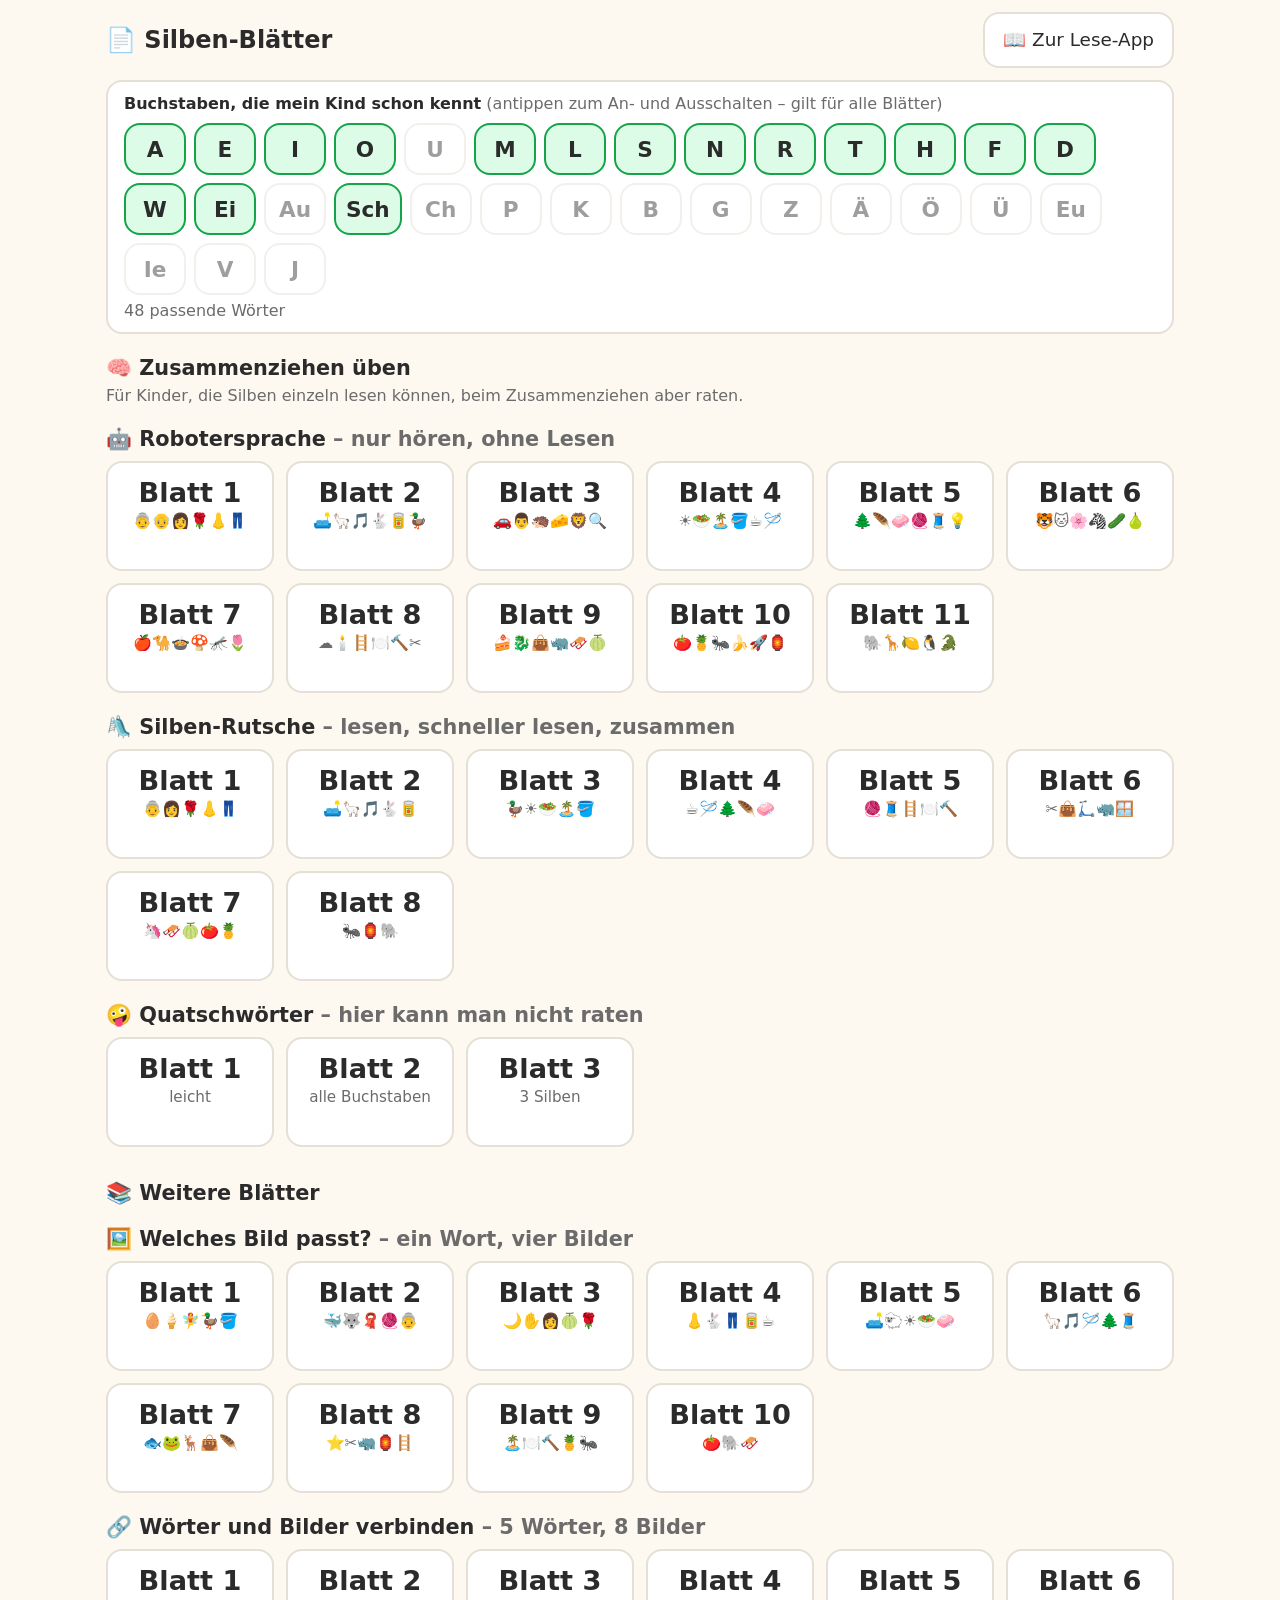
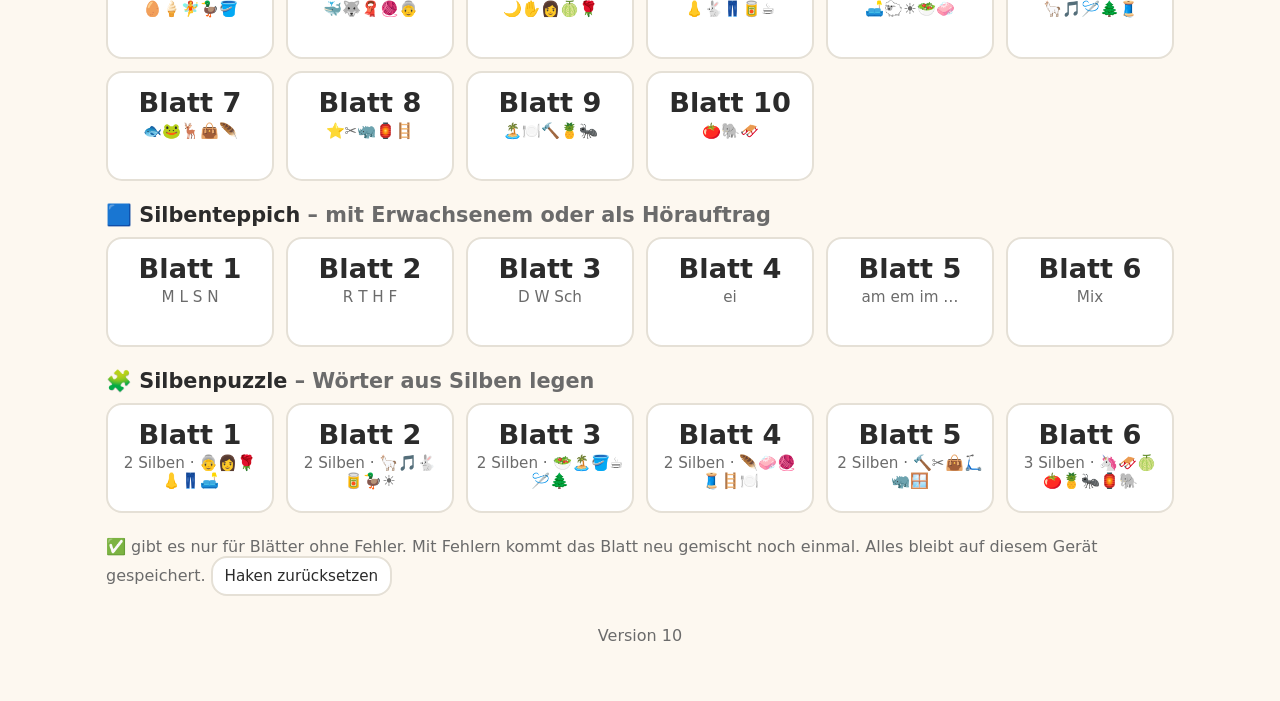
<file: public/blaetter.html>
<!doctype html>
<html lang="de">
<head>
<meta charset="utf-8">
<meta name="viewport" content="width=device-width, initial-scale=1, viewport-fit=cover">
<meta name="mobile-web-app-capable" content="yes">
<meta name="theme-color" content="#3b82f6">
<title>Silben-Blätter</title>
<link rel="manifest" href="manifest.webmanifest">
<link rel="icon" href="icon-192.png">
<link rel="apple-touch-icon" href="icon-192.png">
<style>
  :root {
    --bg: #fdf8f0; --card: #ffffff; --ink: #2b2b2b; --muted: #6b6b6b; --line: #e5e0d6;
    --accent: #3b82f6; --ok: #16a34a; --okbg: #dcfce7; --bad: #dc2626; --badbg: #fee2e2; --warn: #b45309;
    --syl0: #1d4ed8; --syl1: #dc2626; --vowel: #fde68a; --slot: #f3efe6; --act: #e0f2fe; --hl: #fef08a;
  }
  @media (prefers-color-scheme: dark) {
    :root:not([data-theme="light"]) {
      --bg: #1b1d22; --card: #262a31; --ink: #f1f1f1; --muted: #a3a3a3; --line: #3a3f48; --okbg: #14361f; --badbg: #3f1d1d;
      --syl0: #60a5fa; --syl1: #f87171; --vowel: #713f12; --slot: #1f2329; --act: #0c4a6e; --hl: #713f12; --warn: #fbbf24;
    }
  }
  :root[data-theme="dark"] {
    --bg: #1b1d22; --card: #262a31; --ink: #f1f1f1; --muted: #a3a3a3; --line: #3a3f48; --okbg: #14361f; --badbg: #3f1d1d;
    --syl0: #60a5fa; --syl1: #f87171; --vowel: #713f12; --slot: #1f2329; --act: #0c4a6e; --hl: #713f12; --warn: #fbbf24;
  }
  * { box-sizing: border-box; -webkit-tap-highlight-color: transparent; }
  html, body { touch-action: manipulation; }
  body { margin: 0; font-family: 'Andika', ui-rounded, system-ui, sans-serif; background: var(--bg); color: var(--ink);
         user-select: none; -webkit-user-select: none; -webkit-touch-callout: none; }
  header { display: flex; align-items: center; gap: 12px; padding: 12px 16px; max-width: 1100px; margin: 0 auto; flex-wrap: wrap; }
  h1 { font-size: 1.5rem; margin: 0; flex: 1; }
  h2 { font-size: 1.3rem; margin: 22px 0 10px; }
  main { padding: 0 16px 40px; max-width: 1100px; margin: 0 auto; }
  button { font: inherit; font-size: 1.15rem; border-radius: 16px; padding: 12px 18px; background: var(--card); color: var(--ink);
           border: 2px solid var(--line); cursor: pointer; min-height: 56px; }
  button.primary { background: var(--accent); color: #fff; border-color: var(--accent); }
  button:disabled { opacity: .4; cursor: default; }
  button.on { background: var(--act); border-color: var(--accent); font-weight: 700; }
  .task { font-size: 1.25rem; margin: 0 0 14px; padding: 12px 16px; background: var(--card); border: 2px solid var(--line); border-radius: 16px; }
  .bar { display: flex; gap: 10px; align-items: center; flex-wrap: wrap; margin-bottom: 14px; }
  .bar .count { font-size: 1.2rem; font-weight: 700; margin-left: auto; }
  .muted { color: var(--muted); }
  .msg { min-height: 1.5em; font-size: 1.3rem; font-weight: 700; text-align: center; margin: 12px 0; }
  .msg.ok { color: var(--ok); } .msg.bad { color: var(--bad); } .msg.warn { color: var(--warn); }
  .checkrow { display: flex; justify-content: center; margin: 16px 0; }
  .checkrow button { font-size: 1.35rem; min-width: 280px; }
  @keyframes shake { 25% { transform: translateX(-6px); } 75% { transform: translateX(6px); } }
  .shake { animation: shake .4s; }

  /* Übersicht */
  .sheets { display: grid; grid-template-columns: repeat(auto-fill, minmax(150px, 1fr)); gap: 12px; }
  .sheet { display: flex; flex-direction: column; align-items: center; gap: 4px; padding: 14px 8px; min-height: 110px; }
  .sheet .big { font-size: 1.7rem; font-weight: 700; }
  .sheet .sub { font-size: .95rem; color: var(--muted); }
  .sheet.done { background: var(--okbg); border-color: var(--ok); }
  .letters { display: flex; flex-wrap: wrap; gap: 8px; margin: 10px 0 6px; }
  .letter { min-width: 62px; min-height: 52px; font-size: 1.35rem; font-weight: 700; padding: 6px 10px; opacity: .45; }
  .letter.on { opacity: 1; background: var(--okbg); border-color: var(--ok); }
  .panel { background: var(--card); border: 2px solid var(--line); border-radius: 16px; padding: 12px 16px; margin-bottom: 10px; }

  /* Silben */
  .syl { position: relative; padding: 0 .06em; border-radius: 8px; transition: background .2s, transform .2s; }
  .c0 { color: var(--syl0); } .c1 { color: var(--syl1); }
  .v { box-shadow: inset 0 -0.36em var(--vowel); border-radius: 3px; }
  .arcs .syl::after { content: ''; position: absolute; left: 10%; right: 10%; bottom: -0.3em; height: .34em;
    border: .07em solid currentColor; border-top: 0; border-radius: 0 0 50% 50% / 0 0 100% 100%; }
  .syl.hl { background: var(--hl); transform: scale(1.12); }
  .locked { pointer-events: none; }
  .lockinfo { font-size: 1rem; font-weight: 600; color: var(--warn); }

  /* Silbenteppich */
  .teppich { display: grid; gap: 10px; }
  .feld { font-size: clamp(1.9rem, 6vw, 3rem); font-weight: 700; min-height: clamp(64px, 11vw, 96px); padding: 4px; position: relative;
          -webkit-touch-callout: none; }
  .feld.read { background: var(--okbg); border-color: var(--ok); }
  .feld.read::after { content: '✓'; position: absolute; top: 2px; right: 8px; font-size: 1.1rem; color: var(--ok); }
  .feld.wrongf { background: var(--badbg); border-color: var(--bad); }
  .feld .ring { position: absolute; left: 0; bottom: 0; height: 6px; width: 0; background: var(--ok); border-radius: 0 0 0 14px; }
  .feld.pressing .ring { width: 100%; transition: width .7s linear; }
  .teppich.locked .feld:not(.read) { opacity: .55; }

  /* Silbenpuzzle */
  .rows { display: grid; grid-template-columns: repeat(auto-fit, minmax(330px, 1fr)); gap: 10px; margin-bottom: 8px; }
  .prow { display: flex; align-items: center; gap: 10px; padding: 8px 12px; background: var(--card); border: 3px solid var(--line);
          border-radius: 18px; min-height: 92px; cursor: pointer; flex-wrap: wrap; }
  .prow.active { border-color: var(--accent); background: var(--act); }
  .prow.solved { border-color: var(--ok); background: var(--okbg); cursor: default; }
  .prow.locked { border-color: var(--bad); background: var(--badbg); }
  .prow .pic { font-size: 3rem; line-height: 1; width: 64px; text-align: center; flex-shrink: 0; }
  .pslots { display: flex; gap: 6px; flex-wrap: wrap; }
  .pslot { min-width: 84px; height: 66px; border: 3px dashed var(--line); border-radius: 14px; background: var(--slot); color: var(--ink);
           display: flex; align-items: center; justify-content: center; font-size: clamp(1.7rem, 4.5vw, 2.3rem); font-weight: 700; padding: 0 8px; }
  .pslot.filled { border-style: solid; background: var(--card); border-color: var(--ink); }
  .solvedword { font-size: clamp(1.9rem, 5vw, 2.5rem); font-weight: 700; padding-bottom: 12px; }
  .pool { display: flex; flex-wrap: wrap; gap: 10px; justify-content: center; padding: 14px; border: 3px dashed var(--line); border-radius: 18px; }
  .karte { font-size: clamp(1.8rem, 5vw, 2.5rem); font-weight: 700; min-width: 96px; min-height: 76px; }

  /* Verbinden */
  .vb { position: relative; display: grid; grid-template-columns: minmax(0, 1fr) minmax(70px, 22%) minmax(0, 1fr); }
  .vcol { display: flex; flex-direction: column; justify-content: space-around; gap: 10px; }
  .vcol.l { grid-column: 1; } .vcol.r { grid-column: 3; }
  .vitem { display: flex; align-items: center; justify-content: center; min-height: 80px; position: relative; touch-action: none; padding: 6px 14px; }
  .vword { font-size: clamp(1.8rem, 5vw, 2.6rem); font-weight: 700; padding-bottom: 16px; min-height: 96px; }
  .vpic { font-size: clamp(2.4rem, 6.5vw, 3.2rem); line-height: 1; }
  .vdot { position: absolute; top: 50%; width: 22px; height: 22px; margin-top: -11px; border-radius: 50%; background: var(--ink); }
  .vword .vdot { right: -11px; } .vpic .vdot { left: -11px; }
  .vitem.sel { border-color: var(--accent); background: var(--act); outline: 3px solid var(--accent); }
  .vitem.good { border-color: var(--ok); background: var(--okbg); }
  .vitem.good .vdot { background: var(--ok); }
  .vitem.bad { border-color: var(--bad); background: var(--badbg); }
  svg.vlines { position: absolute; inset: 0; width: 100%; height: 100%; pointer-events: none; overflow: visible; }
  svg.vlines line { stroke-width: 7; stroke-linecap: round; }
  .l-ok { stroke: var(--ok); } .l-bad { stroke: var(--bad); } .l-on { stroke: var(--accent); } .l-tmp { stroke: var(--accent); stroke-dasharray: 2 12; }

  /* Welches Bild passt? */
  .bigword { text-align: center; font-size: clamp(3rem, 10vw, 4.6rem); font-weight: 700; margin: 10px 0 34px; }
  .choices { display: grid; grid-template-columns: repeat(2, minmax(0, 1fr)); gap: 14px; max-width: 640px; margin: 0 auto; }
  .choice { font-size: clamp(3.4rem, 11vw, 5rem); line-height: 1; min-height: 140px; }
  .choice.good { background: var(--okbg); border-color: var(--ok); }
  .choice.bad { background: var(--badbg); border-color: var(--bad); }

  .feld.wordcell { font-size: clamp(1.7rem, 5vw, 2.5rem); padding-bottom: 14px; }
  .modebar { display: flex; gap: 8px; flex-wrap: wrap; align-items: center; }
  .modebar button { min-height: 46px; padding: 6px 14px; font-size: 1rem; }
  .robot { display: flex; justify-content: center; margin: 6px 0 22px; }
  .robot button { font-size: 1.6rem; min-width: 300px; min-height: 90px; }
  .rutsche { display: flex; justify-content: center; align-items: baseline; font-size: clamp(3rem, 10vw, 4.8rem); font-weight: 700;
             margin: 20px 0 40px; transition: gap .9s ease; flex-wrap: nowrap; }
  .done-msg { text-align: center; font-size: 1.5rem; font-weight: 700; margin: 18px 0; }
  .done-msg.ok { color: var(--ok); } .done-msg.warn { color: var(--warn); }
  .done-msg .row { display: flex; gap: 12px; justify-content: center; margin-top: 12px; flex-wrap: wrap; }
  .done-msg button { font-size: 1.2rem; }
  .done-msg .small { font-size: 1.05rem; font-weight: 400; color: var(--muted); margin-top: 6px; }
</style>
</head>
<body>
<header>
  <button id="back" hidden>◀ Übersicht</button>
  <h1 id="title">📄 Silben-Blätter</h1>
  <a href="./" id="applink"><button>📖 Zur Lese-App</button></a>
</header>
<main id="view"></main>

<script>
// Interaktive Arbeitsblätter fürs Tablet (ohne Spracherkennung).
// Grundsatz: Belohnt wird richtiges Lesen, nicht Durchprobieren.
//  - Geprüft wird erst am Ende („Fertig – prüfen“), nicht nach jedem Versuch.
//  - Den grünen Haken gibt es nur für ein fehlerfreies Blatt; mit Fehlern kommt es neu gemischt noch einmal.
//  - Nach einem Fehler ist das Wort kurz gesperrt, die Silben werden nacheinander markiert („lies laut“).

const APP_VERSION = 10;   // gleich halten mit CACHE in sw.js

// ================= Daten =================
// Silbenteppiche werden aus den bekannten Buchstaben gebaut (Einstellung auf der Übersicht):
// je 4 bekannte Mitlaute × bekannte Selbstlaute, dazu au/ei/eu, umgekehrte Silben (Am, Im …) und Mix.
const T_CONS = ['M', 'L', 'S', 'N', 'R', 'T', 'H', 'F', 'D', 'W', 'Sch', 'P', 'K', 'B', 'G', 'Z', 'V', 'J'];
const T_VOWS = ['a', 'e', 'i', 'o', 'u', 'ä', 'ö', 'ü'];
function tSheets() {
  const kc = T_CONS.filter(c => known.has(c.toUpperCase()));
  const kv = T_VOWS.filter(v => known.has(v.toUpperCase()));
  const kd = ['au', 'ei', 'eu'].filter(v => known.has(v.toUpperCase()));
  const out = [];
  if (kv.length) for (let i = 0; i < kc.length; i += 4) {
    let group = kc.slice(i, i + 4);
    if (group.length < 2 && out.length) { out[out.length - 1].cons.push(...group); continue; }
    out.push({ cons: group, vows: kv });
  }
  const sheets = out.map(g => ({ name: g.cons.join(' '), cols: g.vows.length, cells: g.cons.flatMap(c => g.vows.map(v => c + v)) }));
  if (kd.length) {
    const cells = kc.slice(0, 8).flatMap(c => kd.map(v => c + v));
    if (cells.length >= 6) sheets.push({ name: kd.join(' '), cols: kd.length === 1 ? 4 : kd.length, cells });
  }
  const vcCons = kc.filter(c => ['M', 'L', 'N', 'S', 'T', 'R'].includes(c)).slice(0, 4);
  if (kv.length && vcCons.length >= 2)
    sheets.push({ name: kv.slice(0, 3).map(v => v + vcCons[0].toLowerCase()).join(' ') + ' …', cols: kv.length,
                  cells: vcCons.flatMap(c => kv.map(v => v.toUpperCase() + c.toLowerCase())) });
  const cvAll = sheets.filter(t => !t.name.includes('…') && !kd.includes(t.name.split(' ')[0])).flatMap(t => t.cells);
  if (sheets.length >= 2 && cvAll.length >= 20) sheets.push({ name: 'Mix', cols: 5, mix: cvAll });
  return sheets;
}
// Gleiche Wörter wie in der Lese-App (index.html).
const STUFEN = [
  ['leicht', [['Ma-ma','👩'], ['Pa-pa','👨'], ['O-ma','👵'], ['Ro-se','🌹'], ['Na-se','👃'], ['Ho-se','👖'],
    ['So-fa','🛋️'], ['Lö-we','🦁'], ['Au-to','🚗'], ['I-gel','🦔'], ['Ti-ger','🐯'], ['Blu-me','🌸'],
    ['Ta-sche','👜'], ['Ku-chen','🍰'], ['Ho-nig','🍯'], ['Lu-pe','🔍'], ['Ze-bra','🦓'], ['Zie-ge','🐐'],
    ['Mu-schel','🐚'], ['Du-sche','🚿'], ['Kä-se','🧀'], ['Bre-zel','🥨'], ['Pu-del','🐩'],
    ['Dra-che','🐉'], ['Gei-ge','🎻']]],
  ['mittel', [['Kat-ze','🐱'], ['Lam-pe','💡'], ['Son-ne','☀️'], ['Ap-fel','🍎'], ['En-te','🦆'], ['Wol-ke','☁️'],
    ['Bir-ne','🍐'], ['Ker-ze','🕯️'], ['Fens-ter','🪟'], ['Gur-ke','🥒'], ['Pil-ze','🍄'], ['Ka-mel','🐪'],
    ['Löf-fel','🥄'], ['Rol-ler','🛴'], ['Sup-pe','🍲'], ['Kir-sche','🍒'], ['Pin-sel','🖌️'], ['Ham-mer','🔨'],
    ['Kof-fer','🧳'], ['Pan-da','🐼'], ['Kür-bis','🎃'], ['Tul-pe','🌷'], ['Schne-cke','🐌'], ['Ein-horn','🦄']]],
  ['schwer', [['Ba-na-ne','🍌'], ['To-ma-te','🍅'], ['Gi-raf-fe','🦒'], ['E-le-fant','🐘'], ['Kar-tof-fel','🥔'],
    ['A-na-nas','🍍'], ['Kro-ko-dil','🐊'], ['Me-lo-ne','🍈'], ['Zi-tro-ne','🍋'], ['Ra-ke-te','🚀'],
    ['Ro-bo-ter','🤖'], ['Pa-pa-gei','🦜'], ['Schmet-ter-ling','🦋'], ['Schild-krö-te','🐢'], ['Pin-gu-in','🐧'],
    ['Re-gen-bo-gen','🌈'], ['Hub-schrau-ber','🚁'], ['Scho-ko-la-de','🍫'], ['Ka-rot-te','🥕']]],
];
const mkWord = ([h, e]) => ({ h, e, s: h.split('-'), w: h.replace(/-/g, '') });

// Wörter für „Verbinden“ und „Welches Bild passt?“. Nur Wörter aus bekannten Buchstaben kommen dran.
const V_WORDS = [
  ['Ma-ma','👩'], ['O-ma','👵'], ['Ro-se','🌹'], ['Na-se','👃'], ['Ho-se','👖'], ['So-fa','🛋️'], ['La-ma','🦙'],
  ['No-te','🎵'], ['Me-lo-ne','🍈'], ['To-ma-te','🍅'], ['A-na-nas','🍍'], ['Son-ne','☀️'], ['Sa-lat','🥗'],
  ['In-sel','🏝️'], ['Lei-ter','🪜'], ['A-mei-se','🐜'], ['Ei-mer','🪣'], ['Ha-se','🐇'], ['Tas-se','☕'],
  ['Na-del','🪡'], ['Tel-ler','🍽️'], ['Ham-mer','🔨'], ['Tan-ne','🌲'], ['La-ter-ne','🏮'], ['Fe-der','🪶'],
  ['Do-se','🥫'], ['En-te','🦆'], ['Sei-fe','🧼'], ['Wol-le','🧶'], ['Sche-re','✂️'], ['Ei','🥚'], ['Eis','🍦'],
  ['Mond','🌙'], ['Hand','✋'], ['Fisch','🐟'], ['Schaf','🐑'], ['Schal','🧣'], ['Wal','🐳'], ['Wolf','🐺'],
  ['Stern','⭐'], ['Fee','🧚'], ['Nas-horn','🦏'], ['Hirsch','🦌'], ['Frosch','🐸'], ['Schlit-ten','🛷'], ['Fa-den','🧵'],
  ['E-le-fant','🐘'],
  // Für später, wenn weitere Buchstaben dazukommen (und als ähnliche Ablenker-Bilder):
  ['Au-to','🚗'], ['Maus','🐭'], ['Haus','🏠'], ['Hut','👒'], ['Pa-pa','👨'], ['O-pa','👴'], ['Lam-pe','💡'],
  ['Ti-ger','🐯'], ['I-gel','🦔'], ['Ba-na-ne','🍌'], ['Kat-ze','🐱'], ['Blu-me','🌸'], ['Hund','🐶'], ['Ball','⚽'],
  ['Ku-chen','🍰'], ['Kä-se','🧀'], ['Ze-bra','🦓'], ['Gur-ke','🥒'], ['Bir-ne','🍐'], ['Ap-fel','🍎'], ['Lö-we','🦁'],
  ['Ra-ke-te','🚀'], ['Kro-ko-dil','🐊'], ['Ka-mel','🐪'], ['Sup-pe','🍲'], ['Pil-ze','🍄'], ['Gi-raf-fe','🦒'],
  ['Zi-tro-ne','🍋'], ['Pin-gu-in','🐧'], ['Bus','🚌'], ['Buch','📖'], ['Baum','🌳'], ['Kuh','🐄'],
  ['Zug','🚆'], ['Uhr','⌚'], ['Mü-cke','🦟'], ['Tul-pe','🌷'], ['Wol-ke','☁️'], ['Ker-ze','🕯️'], ['Dra-che','🐉'],
  ['Ta-sche','👜'], ['Lu-pe','🔍'], ['Kat-ze','🐱'], ['Bir-ne','🍐'],
].map(mkWord).filter((w, i, a) => a.findIndex(x => x.w === w.w) === i);
// Puzzle: alle Wörter (App + Verbinden) mit mindestens 2 Silben, nur aus bekannten Buchstaben.
const P_WORDS = [...V_WORDS, ...STUFEN.flatMap(([, ws]) => ws.map(mkWord))]
  .filter((w, i, a) => w.s.length > 1 && a.findIndex(x => x.w === w.w) === i);
function pSheets() {
  const ok = P_WORDS.filter(readable).sort((a, b) => a.s.length - b.s.length || a.w.length - b.w.length);
  const out = [];
  for (let i = 0; i < ok.length; i += 6) out.push(ok.slice(i, i + 6));
  if (out.length > 1 && out[out.length - 1].length < 3) out[out.length - 2].push(...out.pop());
  return out.map(words => ({ stufe: Math.max(...words.map(w => w.s.length)) > 2 ? '3 Silben' : '2 Silben', words }));
}
// Laute/Buchstaben, so wie Kinder sie lernen (sch, ei, au … zählen als eigener Buchstabe).
const LETTERS = ['A','E','I','O','U','M','L','S','N','R','T','H','F','D','W','EI','AU','SCH','CH','P','K','B','G','Z','Ä','Ö','Ü','EU','IE','V','J'];
const DEFAULT_KNOWN = ['A','E','I','O','M','L','S','N','R','T','H','F','D','W','EI','SCH'];
function lettersOf(word) {
  const w = word.toLowerCase().replace(/ck/g, 'k'), out = new Set();
  for (let i = 0; i < w.length;) {
    const t = ['sch', 'ch', 'ei', 'au', 'eu', 'ie'].find(t => w.startsWith(t, i)) || w[i];
    out.add(t.toUpperCase()); i += t.length;
  }
  return out;
}
let known = new Set(store().get('letters-known', DEFAULT_KNOWN));
const readable = w => [...lettersOf(w.w)].every(l => known.has(l));

// Ähnlichkeit zweier Wörter: Buchstaben-Abstand, gleiche Endung zählt extra (Rose/Hose/Dose, Wal/Schal).
function dist(a, b) {
  a = a.toLowerCase(); b = b.toLowerCase();
  const d = Array.from({ length: a.length + 1 }, (_, i) => [i, ...Array(b.length).fill(0)]);
  for (let j = 1; j <= b.length; j++) d[0][j] = j;
  for (let i = 1; i <= a.length; i++) for (let j = 1; j <= b.length; j++)
    d[i][j] = Math.min(d[i - 1][j] + 1, d[i][j - 1] + 1, d[i - 1][j - 1] + (a[i - 1] === b[j - 1] ? 0 : 1));
  const end = a.slice(-2) === b.slice(-2) ? 1 : 0;
  return d[a.length][b.length] - end - (a[0] === b[0] ? 0.5 : 0);
}
// Blätter mit je 5 Wörtern. Ähnliche Wörter kommen auf dasselbe Blatt: wer nur rät oder nur den
// ersten Buchstaben anschaut, verwechselt sie. Kurze Wörter zuerst.
function vSheets() {
  const rest = V_WORDS.filter(readable).sort((a, b) => a.w.length - b.w.length || a.s.length - b.s.length);
  const out = [];
  while (rest.length) {
    const seed = rest.shift();
    const near = [...rest].sort((a, b) => dist(seed.w, a.w) - dist(seed.w, b.w) || a.w.length - b.w.length).slice(0, 4);
    near.forEach(w => rest.splice(rest.indexOf(w), 1));
    out.push([seed, ...near]);
  }
  if (out.length > 1 && out[out.length - 1].length < 3) out[out.length - 2].push(...out.pop());
  return out;
}
// Ablenker-Bilder: möglichst ähnlich klingende Wörter (auch mit noch unbekannten Buchstaben – es sind ja nur Bilder).
function distractors(targets, n) {
  const used = new Set(targets.map(t => t.e));
  const cands = V_WORDS.filter(w => !used.has(w.e) && !targets.includes(w))
    .map(w => ({ w, d: Math.min(...targets.map(t => dist(t.w, w.w))) + Math.random() * 1.5 }))
    .sort((a, b) => a.d - b.d).map(x => x.w);
  return cands.slice(0, n);
}

// ================= Hilfen =================
function store() {
  return {
    get(k, d) { try { const v = localStorage.getItem(k); return v === null ? d : JSON.parse(v); } catch { return d; } },
    set(k, v) { try { localStorage.setItem(k, JSON.stringify(v)); } catch {} }
  };
}
const $ = id => document.getElementById(id);
const view = $('view');
const shuffle = a => { const r = [...a]; for (let i = r.length - 1; i > 0; i--) { const j = Math.floor(Math.random() * (i + 1)); [r[i], r[j]] = [r[j], r[i]]; } return r; };
const VOWEL_RE = /(äu|au|ei|eu|ie|[aeiouäöü])/gi;
const syl = (s, c, arcs) => `<span class="${arcs ? 'arcs ' : ''}"><span class="syl c${c % 2}">${s.replace(VOWEL_RE, '<span class="v">$1</span>')}</span></span>`;
const wordSyl = w => w.s.map((s, k) => syl(s, k, true)).join('');
const cap = s => s.charAt(0).toUpperCase() + s.slice(1);
let done = store().get('blatt-done', {});
function markDone(key) { done[key] = true; store().set('blatt-done', done); }
let timers = [];   // beim Seitenwechsel abbrechen
const later = (fn, ms) => { const t = setTimeout(fn, ms); timers.push(t); return t; };

function confetti() {
  const box = document.createElement('div');
  box.className = 'confetti';
  box.style.cssText = 'position:fixed;inset:0;pointer-events:none;overflow:hidden;z-index:9';
  for (let i = 0; i < 40; i++) {
    const s = document.createElement('div');
    s.textContent = ['⭐', '🌟', '✨', '🎉'][i % 4];
    s.style.cssText = `position:absolute;left:${Math.random() * 100}%;top:-40px;font-size:${24 + Math.random() * 20}px;transition:transform ${1.5 + Math.random()}s ease-in,opacity 2.5s`;
    box.append(s);
    requestAnimationFrame(() => requestAnimationFrame(() => { s.style.transform = `translateY(${innerHeight + 80}px) rotate(${Math.random() * 360}deg)`; s.style.opacity = '.3'; }));
  }
  document.body.append(box);
  setTimeout(() => box.remove(), 3000);
}
// Ende eines Blatts: fehlerfrei → Haken + Konfetti; mit Fehlern → kein Haken, Blatt neu gemischt nochmal.
function finish(el, errors, key, nextHash, again) {
  if (!errors) {
    markDone(key); confetti();
    el.innerHTML = `<div class="done-msg ok">🌟 Super! Alles richtig – ohne Fehler!<div class="row">
      ${nextHash ? `<button class="primary" onclick="location.hash='${nextHash}'">Nächstes Blatt ▶</button>` : ''}
      <button onclick="location.hash=''">Zur Übersicht</button></div></div>`;
  } else {
    el.innerHTML = `<div class="done-msg warn">Geschafft – aber mit ${errors} Fehler${errors > 1 ? 'n' : ''}.
      <div class="small">Den grünen Haken gibt es nur ohne Fehler. Lies jedes Wort genau, Silbe für Silbe.</div>
      <div class="row"><button class="primary" id="again">🔀 Nochmal – neu gemischt</button>
      <button onclick="location.hash=''">Zur Übersicht</button></div></div>`;
    $('again').onclick = again;
  }
  el.scrollIntoView({ behavior: 'smooth', block: 'center' });
}
// Raten bremsen: Element für ms sperren und die Silben darin nacheinander markieren.
function lockAndSpell(el, ms = 5000, onEnd) {
  el.classList.add('locked');
  const syls = [...el.querySelectorAll('.syl')];
  let k = 0;
  const step = syls.length ? ms / (syls.length * 2 + 1) : ms;
  const iv = setInterval(() => {
    syls.forEach(s => s.classList.remove('hl'));
    if (syls.length) syls[k % syls.length].classList.add('hl');
    k++;
  }, step);
  timers.push(iv);
  later(() => { clearInterval(iv); syls.forEach(s => s.classList.remove('hl')); el.classList.remove('locked'); onEnd && onEnd(); }, ms);
}
// Vorlesen (nur im Hörauftrag beim Silbenteppich)
function say(text) {
  if (!('speechSynthesis' in window)) return false;
  speechSynthesis.cancel();
  const u = new SpeechSynthesisUtterance(text);
  u.lang = 'de-DE'; u.rate = 0.7;
  const v = speechSynthesis.getVoices().find(v => /^de/i.test(v.lang));
  if (v) u.voice = v;
  speechSynthesis.speak(u);
  return true;
}

// ================= Übersicht =================
function home() {
  $('title').textContent = '📄 Silben-Blätter';
  $('back').hidden = true;
  const tile = (key, hash, big, sub, extra = '') =>
    `<button class="sheet${done[key] ? ' done' : ''}" onclick="location.hash='${hash}'"><span class="big">${done[key] ? '✅ ' : ''}${big}</span><span class="sub">${sub}${extra}</span></button>`;
  const vs = vSheets(), ts = tSheets(), ps = pSheets(), rs = rSheets(), ss = sSheets(), qs = qSheets();
  const wkey = ws => ws.map(w => w.w).join(',');
  const vkey = ws => ws.map(w => w.w).join(',');
  const none = '<p class="muted">Zu wenige Wörter – bitte mehr Buchstaben einschalten.</p>';
  view.innerHTML = `
    <div class="panel"><b>Buchstaben, die mein Kind schon kennt</b> <span class="muted">(antippen zum An- und Ausschalten – gilt für alle Blätter)</span>
      <div class="letters">${LETTERS.map(l => `<button class="letter${known.has(l) ? ' on' : ''}" data-l="${l}">${l[0] + l.slice(1).toLowerCase()}</button>`).join('')}</div>
      <span class="muted">${V_WORDS.filter(readable).length} passende Wörter</span></div>
    <h2>🧠 Zusammenziehen üben</h2>
    <p class="muted" style="margin:-4px 0 10px">Für Kinder, die Silben einzeln lesen können, beim Zusammenziehen aber raten.</p>
    <h2>🤖 Robotersprache <span class="muted">– nur hören, ohne Lesen</span></h2>
    <div class="sheets">${'speechSynthesis' in window ? rs.map((ws, i) => tile('r:' + wkey(ws), 'r' + (i + 1), 'Blatt ' + (i + 1), ws.map(w => w.e).join(''))).join('') : '<p class="muted">Dieses Gerät kann nicht vorlesen.</p>'}</div>
    <h2>🛝 Silben-Rutsche <span class="muted">– lesen, schneller lesen, zusammen</span></h2>
    <div class="sheets">${ss.length ? ss.map((ws, i) => tile('s:' + wkey(ws), 's' + (i + 1), 'Blatt ' + (i + 1), ws.map(w => w.e).join(''))).join('') : none}</div>
    <h2>🤪 Quatschwörter <span class="muted">– hier kann man nicht raten</span></h2>
    <div class="sheets">${qs.length ? qs.map((t, i) => tile('q:' + t.name, 'q' + (i + 1), 'Blatt ' + (i + 1), t.name)).join('') : none}</div>
    <h2 style="margin-top:34px">📚 Weitere Blätter</h2>
    <h2>🖼️ Welches Bild passt? <span class="muted">– ein Wort, vier Bilder</span></h2>
    <div class="sheets">${vs.length ? vs.map((ws, i) => tile('b:' + vkey(ws), 'b' + (i + 1), 'Blatt ' + (i + 1), ws.map(w => w.e).join(''))).join('') : none}</div>
    <h2>🔗 Wörter und Bilder verbinden <span class="muted">– 5 Wörter, 8 Bilder</span></h2>
    <div class="sheets">${vs.length ? vs.map((ws, i) => tile('v:' + vkey(ws), 'v' + (i + 1), 'Blatt ' + (i + 1), ws.map(w => w.e).join(''))).join('') : none}</div>
    <h2>🟦 Silbenteppich <span class="muted">– mit Erwachsenem oder als Hörauftrag</span></h2>
    <div class="sheets">${ts.length ? ts.map((t, i) => tile('t:' + t.name, 't' + (i + 1), 'Blatt ' + (i + 1), t.name, done['th:' + t.name] ? ' · 👂✓' : '')).join('') : none}</div>
    <h2>🧩 Silbenpuzzle <span class="muted">– Wörter aus Silben legen</span></h2>
    <div class="sheets">${ps.length ? ps.map((p, i) => tile('p:' + p.words.map(w => w.w).join(','), 'p' + (i + 1), 'Blatt ' + (i + 1), p.stufe + ' · ' + p.words.map(w => w.e).join(''))).join('') : none}</div>
    <p class="muted" style="margin-top:24px">✅ gibt es nur für Blätter ohne Fehler. Mit Fehlern kommt das Blatt neu gemischt noch einmal.
      Alles bleibt auf diesem Gerät gespeichert.
      <button style="min-height:40px;padding:6px 12px;font-size:.95rem" onclick="if(confirm('Alle Haken löschen?')){localStorage.removeItem('blatt-done');location.reload()}">Haken zurücksetzen</button></p>
    <p class="muted" style="text-align:center;margin-top:30px">Version ${APP_VERSION}</p>`;
  view.querySelectorAll('.letter').forEach(b => b.onclick = () => {
    const l = b.dataset.l;
    known.has(l) ? known.delete(l) : known.add(l);
    store().set('letters-known', [...known]);
    const y = scrollY; home(); scrollTo(0, y);
  });
}

// ================= Silbenteppich =================
// Modus „Erwachsener“: Das Kind liest vor, nur ein Erwachsener markiert (langer Druck) das Feld als richtig.
// Modus „Hörauftrag“: Das Tablet spricht eine Silbe, das Kind sucht sie. Nach 2 Fehlern wird neu gemischt.
function teppich(n, kind = 't') {
  const all = kind === 'q' ? qSheets() : tSheets(), t = all[n];
  if (!t) { location.hash = ''; return; }
  const cols = t.cols, tkey = kind + ':' + t.name, hkey = 'th:' + t.name;
  const nextT = n + 1 < all.length ? kind + (n + 2) : '';
  let cells = (t.mix ? shuffle(t.mix).slice(0, 30) : t.cells).map((s, i) => ({ s, c: Math.floor(i / cols) + (i % cols), read: false }));
  let mode = store().get('teppich-mode', 'adult');
  const canSpeak = 'speechSynthesis' in window && !t.words;
  if (!canSpeak) mode = 'adult';
  // Hörauftrag-Zustand
  let order = [], target = null, errors = 0, errSinceMix = 0, totalErr = 0, started = false;
  $('title').textContent = t.words ? `🤪 Quatschwörter – Blatt ${n + 1}` : `🟦 Silbenteppich – Blatt ${n + 1}`;
  $('back').hidden = false;

  function recolor() { cells = cells.map((c, i) => ({ ...c, c: Math.floor(i / cols) + (i % cols) })); }
  function render(msg = '', cls = '') {
    const count = cells.filter(c => c.read).length;
    const task = t.words
      ? 'Lies jedes Quatschwort laut einem Erwachsenen vor: erst Silbe für Silbe, dann schnell zusammen. <b>Der Erwachsene</b> drückt lange auf das Feld, wenn es richtig zusammengezogen war. Raten geht hier nicht – die Wörter gibt es gar nicht! 😄'
      : mode === 'adult'
      ? 'Lies jede Silbe laut einem Erwachsenen vor. <b>Der Erwachsene</b> drückt lange auf das Feld, wenn es richtig war – dann wird es grün.'
      : 'Hör genau hin: Das Tablet sagt eine Silbe. Tippe die richtige Silbe an. <b>🔊</b> spielt sie nochmal.';
    view.innerHTML = `
      <div class="bar">
        <button id="m-adult" class="${mode === 'adult' ? 'on' : ''}">👩 Mit Erwachsenem</button>
        ${t.words ? '' : `<button id="m-hear" class="${mode === 'hear' ? 'on' : ''}"${canSpeak ? '' : ' disabled'}>👂 Hörauftrag</button>`}
        <span class="count">${count} von ${cells.length} ✓</span>
      </div>
      <p class="task">${task}</p>
      <div class="bar">
        ${mode === 'adult'
          ? '<button id="mix">🔀 Durcheinander</button><button id="reset">↺ Von vorn</button>'
          : `<button id="play" class="primary">${started ? '🔊 Nochmal hören' : '▶ Start'}</button><span class="muted">Fehler: ${totalErr}</span>`}
      </div>
      <div class="msg ${cls}" id="tmsg">${msg}</div>
      <div class="teppich" id="tep" style="grid-template-columns:repeat(${cols},minmax(0,1fr))">
        ${cells.map((c, i) => `<button class="feld${c.read ? ' read' : ''}${t.words ? ' wordcell' : ''}" data-i="${i}"><span class="ring"></span>${t.words ? c.s.split('-').map((x, k) => syl(x, k, true)).join('') : syl(c.s, c.c)}</button>`).join('')}
      </div>
      <div id="fin"></div>`;
    $('m-adult').onclick = () => { mode = 'adult'; store().set('teppich-mode', mode); reset(); };
    if ($('m-hear')) $('m-hear').onclick = () => { mode = 'hear'; store().set('teppich-mode', mode); reset(); };
    if (mode === 'adult') bindAdult(); else bindHear();
  }
  function reset() { cells.forEach(c => c.read = false); order = []; target = null; started = false; totalErr = 0; errSinceMix = 0; render(); }

  function bindAdult() {
    $('mix').onclick = () => { cells = shuffle(cells); recolor(); render(); };
    $('reset').onclick = reset;
    view.querySelectorAll('.feld').forEach(b => {
      let t0 = null;
      const cancel = () => { clearTimeout(t0); t0 = null; b.classList.remove('pressing'); };
      b.addEventListener('contextmenu', e => e.preventDefault());
      b.addEventListener('pointerdown', () => {
        b.classList.add('pressing');
        t0 = setTimeout(() => {
          t0 = null;
          const c = cells[+b.dataset.i];
          c.read = !c.read;
          render(c.read ? '✅ Richtig gelesen!' : '', 'ok');
          if (cells.every(x => x.read)) finish($('fin'), 0, tkey, nextT, reset);
        }, 700);
      });
      b.addEventListener('pointerup', () => {
        if (t0) { cancel(); $('tmsg').className = 'msg warn'; $('tmsg').textContent = '📢 Lies die Silbe laut vor – ein Erwachsener drückt lange, wenn sie richtig war.'; }
      });
      b.addEventListener('pointerleave', cancel);
      b.addEventListener('pointercancel', cancel);
    });
  }

  function nextTarget() {
    if (!order.length) order = shuffle(cells.filter(c => !c.read));
    target = order.shift();
    say(target.s.toLowerCase());
  }
  function bindHear() {
    $('play').onclick = () => {
      if (!started) { started = true; nextTarget(); render('Welche Silbe war das?'); }
      else say(target.s.toLowerCase());
    };
    view.querySelectorAll('.feld').forEach(b => b.onclick = () => {
      if (!started || !target) return;
      const c = cells[+b.dataset.i];
      if (c.read) return;
      if (c.s === target.s) {
        c.read = true;
        if (cells.every(x => x.read)) {
          render('✅ Richtig!', 'ok');
          const again = () => { reset(); };
          finish($('fin'), totalErr, hkey, nextT, again);
          return;
        }
        render('✅ Richtig!', 'ok');
        later(() => { nextTarget(); }, 700);
        return;
      }
      // Falsch: kurz sperren, Silbe nochmal vorsprechen. Nach 2 Fehlern neu mischen.
      totalErr++; errSinceMix++;
      b.classList.add('wrongf', 'shake');
      const tep = $('tep');
      tep.classList.add('locked');
      $('tmsg').className = 'msg bad';
      $('tmsg').textContent = errSinceMix >= 2 ? '❌ Nicht ganz. Die Silben werden neu gemischt – hör genau hin!' : '❌ Nicht ganz. Hör nochmal genau hin …';
      later(() => {
        if (errSinceMix >= 2) { errSinceMix = 0; cells = shuffle(cells); recolor(); order = shuffle(cells.filter(c => !c.read && c !== target)); }
        render('Welche Silbe war das?');
        say(target.s.toLowerCase());
      }, 2500);
    });
  }
  render();
}

// ================= Silbenpuzzle =================
// Karten sind einfarbig und kleingeschrieben (verraten die Reihenfolge nicht), dazu falsche Silben.
// Geprüft wird erst mit „Fertig – prüfen“. Ist eine Zeile falsch, gehen alle ihre Silben zurück.
function puzzle(n) {
  const all = pSheets(), p = all[n];
  if (!p) { location.hash = ''; return; }
  const pkey = 'p:' + p.words.map(w => w.w).join(',');
  // Falsche Silben nur aus bekannten Buchstaben
  const ALL_SYLS = [...new Set(P_WORDS.filter(readable).flatMap(w => w.s.map(s => s.toLowerCase())))];
  $('title').textContent = `🧩 Silbenpuzzle – Blatt ${n + 1}`;
  $('back').hidden = false;
  let cards, rows, active, errors;
  function start() {
    let id = 0;
    const need = new Set(p.words.flatMap(w => w.s.map(s => s.toLowerCase())));
    const extra = shuffle(ALL_SYLS.filter(s => !need.has(s))).slice(0, 3);
    cards = shuffle([...p.words.flatMap(w => w.s.map(s => s.toLowerCase())), ...extra].map(s => ({ id: id++, s, used: false })));
    rows = shuffle(p.words).map(w => ({ w, slots: w.s.map(() => null), solved: false, locked: false }));
    active = 0; errors = 0;
    render();
  }
  const free = () => rows.findIndex(r => !r.solved && !r.locked && r.slots.includes(null));
  function render(msg = '', cls = '') {
    const solved = rows.filter(r => r.solved).length;
    const allFull = rows.every(r => r.solved || r.slots.every(Boolean));
    const anyLocked = rows.some(r => r.locked);
    view.innerHTML = `
      <p class="task">Schau das Bild an. Tippe eine Zeile an und lege die Silben in der richtigen Reihenfolge. Lies das Wort leise mit.
        Achtung: Es sind auch falsche Silben dabei! Wenn alles liegt, tippe auf <b>Fertig – prüfen</b>.
        <span class="muted">Silbe falsch gelegt? Antippen, dann geht sie zurück.</span></p>
      <div class="bar"><span class="muted">Fehler: ${errors}</span><span class="count">${solved} von ${rows.length} Wörtern ✓</span></div>
      <div class="rows">${rows.map((r, ri) => `
        <div class="prow${r.solved ? ' solved' : r.locked ? ' locked' : ri === active ? ' active' : ''}" data-r="${ri}">
          <div class="pic">${r.w.e}</div>
          ${r.solved
            ? `<div class="solvedword">${wordSyl(r.w)}</div>`
            : r.locked
              ? `<span class="lockinfo">❌ Sprich das Wort langsam, Silbe für Silbe, und versuch es gleich nochmal …</span>`
              : `<div class="pslots">${r.slots.map((c, k) => `<button class="pslot${c ? ' filled' : ''}" data-r="${ri}" data-k="${k}">${c ? (k === 0 ? cap(c.s) : c.s) : ''}</button>`).join('')}</div>`}
        </div>`).join('')}
      </div>
      <div class="msg ${cls}">${msg}</div>
      ${solved < rows.length ? `<div class="checkrow"><button class="primary" id="check"${allFull && !anyLocked ? '' : ' disabled'}>✔ Fertig – prüfen</button></div>
        <div class="pool">${cards.filter(c => !c.used).map(c => `<button class="karte" data-id="${c.id}">${c.s}</button>`).join('')}</div>` : ''}
      <div id="fin"></div>`;
    view.querySelectorAll('.prow').forEach(el => el.onclick = () => {
      const r = rows[+el.dataset.r];
      if (!r.solved && !r.locked) { active = +el.dataset.r; render(); }
    });
    view.querySelectorAll('.pslot').forEach(el => el.onclick = e => {
      e.stopPropagation();
      const r = rows[+el.dataset.r], k = +el.dataset.k;
      active = +el.dataset.r;
      if (r.slots[k]) { r.slots[k].used = false; r.slots[k] = null; }
      render();
    });
    view.querySelectorAll('.karte').forEach(el => el.onclick = () => place(cards.find(c => c.id === +el.dataset.id)));
    if ($('check')) $('check').onclick = check;
    if (solved === rows.length) finish($('fin'), errors, pkey, n + 1 < all.length ? 'p' + (n + 2) : '', start);
  }
  function place(card) {
    let r = rows[active];
    if (!r || r.solved || r.locked || !r.slots.includes(null)) { active = free(); r = rows[active]; }
    if (!r) return;
    card.used = true; r.slots[r.slots.indexOf(null)] = card;
    if (!r.slots.includes(null)) { const f = free(); if (f >= 0) active = f; }
    render();
  }
  function check() {
    let bad = 0;
    rows.forEach(r => {
      if (r.solved) return;
      if (r.slots.every((c, k) => c.s === r.w.s[k].toLowerCase())) { r.solved = true; return; }
      bad++;
      r.slots.forEach(c => { if (c) c.used = false; });   // alle Silben der Zeile zurück
      r.slots = r.w.s.map(() => null);
      r.locked = true;
    });
    errors += bad;
    active = Math.max(0, free());
    render(bad ? `❌ ${bad} Wort${bad > 1 ? 'e sind' : ' ist'} noch nicht richtig.` : '', 'bad');
    if (bad) later(() => { rows.forEach(r => r.locked = false); active = Math.max(0, free()); render('Jetzt nochmal – lies genau!', 'warn'); }, 5000);
  }
  start();
}

// ================= Verbinden: 5 Wörter, 8 Bilder =================
// Linien ziehen (oder Wort und Bild nacheinander antippen). Keine Rückmeldung pro Linie –
// geprüft wird erst mit „Fertig – prüfen“. Falsche Wörter werden 5 s gesperrt und Silbe für Silbe markiert.
function verbinden(n) {
  const words = vSheets()[n];
  if (!words) { location.hash = ''; return; }
  const key = 'v:' + words.map(w => w.w).join(',');
  $('title').textContent = `🔗 Verbinden – Blatt ${n + 1}`;
  $('back').hidden = false;
  let left, right, links, good, errors, sel, start, startXY, dragging, checking;
  function init() {
    left = shuffle(words);
    right = shuffle([...words, ...distractors(words, 3)]);
    links = new Map();   // Wort → Bild (beides Wort-Objekte)
    good = new Set(); errors = 0; sel = null; start = null; checking = false;
    build();
  }
  function build() {
    view.innerHTML = `
      <p class="task">Lies jedes Wort genau. Zieh eine Linie zum passenden Bild – oder tippe erst das Wort, dann das Bild.
        Es gibt mehr Bilder als Wörter! Wenn alle Wörter verbunden sind, tippe auf <b>Fertig – prüfen</b>.</p>
      <div class="bar"><span class="muted" id="verr"></span><span class="count" id="vcount"></span></div>
      <div class="vb" id="vb">
        <div class="vcol l">${left.map((w, i) => `<button class="vitem vword" data-side="w" data-i="${i}">${wordSyl(w)}<span class="vdot"></span></button>`).join('')}</div>
        <div class="vcol r">${right.map((w, i) => `<button class="vitem vpic" data-side="p" data-i="${i}">${w.e}<span class="vdot"></span></button>`).join('')}</div>
        <svg class="vlines" id="vlines"></svg>
      </div>
      <div class="msg" id="vmsg"></div>
      <div class="checkrow"><button class="primary" id="check" disabled>✔ Fertig – prüfen</button></div>
      <div id="fin"></div>`;
    bind(); draw();
  }
  const vb = () => $('vb');
  const itemOf = el => el && el.closest && el.closest('.vitem');
  const objOf = el => (el.dataset.side === 'w' ? left : right)[+el.dataset.i];
  const elOf = (side, w) => [...view.querySelectorAll(`.vitem[data-side="${side}"]`)].find(e => objOf(e) === w);
  const dotPos = el => {
    const d = el.querySelector('.vdot').getBoundingClientRect(), b = vb().getBoundingClientRect();
    return [d.left + d.width / 2 - b.left, d.top + d.height / 2 - b.top];
  };
  const line = (a, b, cls) => `<line x1="${a[0]}" y1="${a[1]}" x2="${b[0]}" y2="${b[1]}" class="${cls}"/>`;
  function draw(tmp = '', marks = null) {
    let out = '';
    links.forEach((pic, w) => {
      const cls = good.has(w) ? 'l-ok' : marks && marks.has(w) ? 'l-bad' : 'l-on';
      out += line(dotPos(elOf('w', w)), dotPos(elOf('p', pic)), cls);
    });
    $('vlines').innerHTML = out + tmp;
    view.querySelectorAll('.vitem').forEach(e => {
      const o = objOf(e);
      const isGood = e.dataset.side === 'w' ? good.has(o) : [...good].some(w => links.get(w) === o);
      e.classList.toggle('good', isGood);
      e.classList.toggle('sel', e === sel);
    });
    $('vcount').textContent = `${good.size} von ${words.length} ✓`;
    $('verr').textContent = `Fehler: ${errors}`;
    $('check').disabled = checking || links.size < words.length;
  }
  function connect(a, b) {
    sel = null;
    if (!a || !b || a.dataset.side === b.dataset.side) return draw();
    const [we, pe] = a.dataset.side === 'w' ? [a, b] : [b, a];
    const w = objOf(we), pic = objOf(pe);
    if (good.has(w) || [...good].some(g => links.get(g) === pic)) return draw();
    // Jedes Bild höchstens einmal: alte Linie zu diesem Bild löschen
    links.forEach((p2, w2) => { if (p2 === pic) links.delete(w2); });
    links.set(w, pic);
    draw();
  }
  function check() {
    checking = true;
    const bad = new Set([...links].filter(([w, p]) => w !== p).map(([w]) => w));
    links.forEach((p, w) => { if (w === p) good.add(w); });
    errors += bad.size;
    draw('', bad);
    bad.forEach(w => elOf('w', w).classList.add('bad'));
    if (!bad.size) {
      $('vmsg').textContent = '';
      finish($('fin'), errors, key, n + 1 < vSheets().length ? 'v' + (n + 2) : '', init);
      return;
    }
    $('vmsg').className = 'msg bad';
    $('vmsg').textContent = `❌ ${bad.size} Linie${bad.size > 1 ? 'n sind' : ' ist'} falsch. Lies die roten Wörter laut – Silbe für Silbe.`;
    bad.forEach(w => lockAndSpell(elOf('w', w), 5000));
    later(() => {
      bad.forEach(w => { links.delete(w); elOf('w', w).classList.remove('bad'); });
      checking = false; $('vmsg').className = 'msg warn'; $('vmsg').textContent = 'Jetzt nochmal verbinden!';
      draw();
    }, 5000);
  }
  function bind() {
    const box = vb();
    box.addEventListener('pointerdown', e => {
      const it = itemOf(e.target);
      if (!it || checking || it.classList.contains('good')) return;
      start = it; startXY = [e.clientX, e.clientY]; dragging = false;
      try { box.setPointerCapture(e.pointerId); } catch {}
    });
    box.addEventListener('pointermove', e => {
      if (!start) return;
      if (!dragging && Math.hypot(e.clientX - startXY[0], e.clientY - startXY[1]) > 12) dragging = true;
      if (dragging) {
        const b = box.getBoundingClientRect();
        draw(line(dotPos(start), [e.clientX - b.left, e.clientY - b.top], 'l-tmp'));
      }
    });
    box.addEventListener('pointerup', e => {
      if (!start) return;
      const s0 = start; start = null;
      if (dragging) return connect(s0, itemOf(document.elementFromPoint(e.clientX, e.clientY)));
      if (sel && sel.dataset.side !== s0.dataset.side) return connect(sel, s0);
      sel = sel === s0 ? null : s0; draw();
    });
    box.addEventListener('pointercancel', () => { start = null; draw(); });
    $('check').onclick = check;
  }
  onresize = () => $('vb') && draw();
  init();
}

// ================= Welches Bild passt? Ein Wort, vier Bilder =================
// Falsch getippt → Wort 5 s gesperrt (Silben werden nacheinander markiert) und es kommt später nochmal.
function bild(n) {
  const words = vSheets()[n];
  if (!words) { location.hash = ''; return; }
  const key = 'b:' + words.map(w => w.w).join(',');
  $('title').textContent = `🖼️ Welches Bild passt? – Blatt ${n + 1}`;
  $('back').hidden = false;
  let queue, errors, cur, missed;
  function init() { queue = shuffle(words); errors = 0; missed = new Set(); next(); }
  function next() {
    if (!queue.length) {
      view.innerHTML = '<div id="fin"></div>';
      return finish($('fin'), errors, key, n + 1 < vSheets().length ? 'b' + (n + 2) : '', init);
    }
    cur = queue.shift();
    const opts = shuffle([cur, ...shuffle(distractors([cur], 5)).slice(0, 3)]);
    const doneCount = words.length - queue.length - 1;
    view.innerHTML = `
      <p class="task">Lies das Wort laut, Silbe für Silbe. Tippe dann das passende Bild an.</p>
      <div class="bar"><span class="muted">Fehler: ${errors}</span><span class="count">${doneCount} von ${words.length} ✓</span></div>
      <div class="bigword" id="bw">${wordSyl(cur)}</div>
      <div class="choices" id="ch">${opts.map((o, i) => `<button class="choice" data-i="${i}">${o.e}</button>`).join('')}</div>
      <div class="msg" id="bmsg"></div>`;
    view.querySelectorAll('.choice').forEach(b => b.onclick = () => {
      const o = opts[+b.dataset.i];
      if (o === cur) {
        b.classList.add('good');
        $('ch').classList.add('locked');
        $('bmsg').className = 'msg ok'; $('bmsg').textContent = '✅ Richtig!';
        later(next, 900);
        return;
      }
      errors++;
      b.classList.add('bad', 'shake');
      if (!missed.has(cur)) { missed.add(cur); queue.push(cur); }   // kommt später nochmal
      $('bmsg').className = 'msg bad'; $('bmsg').textContent = '❌ Das passt nicht. Lies das Wort nochmal laut – Silbe für Silbe.';
      $('ch').classList.add('locked');
      lockAndSpell($('bw'), 5000, () => {
        $('ch').classList.remove('locked');
        b.classList.remove('shake');
        $('bmsg').className = 'msg warn'; $('bmsg').textContent = 'Jetzt nochmal!';
      });
    });
  }
  init();
}

// ================= Zusammenziehen üben =================
// Echte Wörter in Kleinbuchstaben (damit Quatschwörter keine echten Wörter sind)
const REAL = new Set([...V_WORDS, ...P_WORDS].map(w => w.w.toLowerCase()));
const BLOCK = new Set(['popo', 'kaka', 'kake', 'pipi', 'pise', 'nazi', 'mist', 'schese', 'schise', 'schiese', 'arsch', 'fotz', 'hure', 'wixe']);
// Quatschwörter aus bekannten Buchstaben: Blatt 1 nur die ersten 4 Mitlaute, Blatt 2 alle, Blatt 3 drei Silben.
let qCache = null, qKey = '';
function qSheets() {
  const key = [...known].sort().join();
  if (qCache && qKey === key) return qCache;   // innerhalb einer Sitzung gleich bleiben
  const kc = T_CONS.filter(c => known.has(c.toUpperCase()));
  const kv = ['a', 'e', 'i', 'o', 'u'].filter(v => known.has(v.toUpperCase()));
  const make = (cons, nSyl, count) => {
    const syls = cons.flatMap(c => kv.map(v => c.toLowerCase() + v));
    const out = new Set();
    for (let t = 0; t < 2000 && out.size < count; t++) {
      const parts = Array.from({ length: nSyl }, () => syls[Math.floor(Math.random() * syls.length)]);
      if (new Set(parts).size < nSyl) continue;
      const w = parts.join('');
      if (REAL.has(w) || [...BLOCK].some(b => w.includes(b))) continue;
      out.add(cap(parts.join('-')));
    }
    return [...out];
  };
  const sheets = [];
  if (kc.length >= 2 && kv.length >= 2) {
    sheets.push({ name: 'leicht', words: true, cols: 3, cells: make(kc.slice(0, 4), 2, 12) });
    if (kc.length > 4) sheets.push({ name: 'alle Buchstaben', words: true, cols: 3, cells: make(kc, 2, 12) });
    sheets.push({ name: '3 Silben', words: true, cols: 2, cells: make(kc, 3, 10) });
  }
  qCache = sheets; qKey = key;
  return sheets;
}

// Mehrsilbige Wörter für Robotersprache (alle Wörter – es wird nur gehört) und Silben-Rutsche (nur lesbare).
function chunk(list, n) {
  const out = [];
  for (let i = 0; i < list.length; i += n) out.push(list.slice(i, i + n));
  if (out.length > 1 && out[out.length - 1].length < 3) out[out.length - 2].push(...out.pop());
  return out;
}
const multi = list => list.filter(w => w.s.length > 1).sort((a, b) => a.s.length - b.s.length || a.w.length - b.w.length);
const rSheets = () => chunk(multi(V_WORDS), 6);
const sSheets = () => chunk(multi(P_WORDS.filter(readable)), 5);

// Silben einzeln mit Pause sprechen (Robotersprache). Gibt ein Abbruch-Token zurück.
let speakToken = 0;
function sayParts(parts, gap, done) {
  if (!('speechSynthesis' in window)) return;
  const my = ++speakToken;
  speechSynthesis.cancel();
  const voice = speechSynthesis.getVoices().find(v => /^de/i.test(v.lang));
  let i = 0;
  const next = () => {
    if (my !== speakToken) return;
    if (i >= parts.length) { done && done(); return; }
    const u = new SpeechSynthesisUtterance(parts[i++]);
    u.lang = 'de-DE'; u.rate = 0.8; if (voice) u.voice = voice;
    let fired = false;
    const go = () => { if (fired) return; fired = true; later(next, gap); };
    u.onend = go;
    later(go, 1600);   // falls das Tablet „fertig“ nicht meldet
    speechSynthesis.speak(u);
  };
  next();
}

// ---- 🤖 Robotersprache: Tablet spricht „Ro … se“, Kind tippt das passende Bild.
function robot(n) {
  const all = rSheets(), words = all[n];
  if (!words) { location.hash = ''; return; }
  const key = 'r:' + words.map(w => w.w).join(',');
  $('title').textContent = `🤖 Robotersprache – Blatt ${n + 1}`;
  $('back').hidden = false;
  const GAPS = { kurz: 350, mittel: 800, lang: 1400 };
  let gapName = store().get('robot-gap', 'mittel');
  let queue, errors, cur, missed, opts, heard;
  function init() { queue = shuffle(words); errors = 0; missed = new Set(); next(); }
  const speak = () => { heard = true; sayParts(cur.s.map(s => s.toLowerCase()), GAPS[gapName]); };
  function next() {
    if (!queue.length) {
      view.innerHTML = '<div id="fin"></div>';
      return finish($('fin'), errors, key, n + 1 < all.length ? 'r' + (n + 2) : '', init);
    }
    cur = queue.shift(); heard = false;
    opts = shuffle([cur, ...shuffle(distractors([cur], 5)).slice(0, 3)]);
    render();
  }
  function render() {
    const doneCount = words.length - queue.length - 1;
    view.innerHTML = `
      <p class="task">Der Roboter spricht ein Wort in Silben – mit Pausen. Hör gut zu und zieh die Silben im Kopf zusammen.
        Welches Bild ist es?</p>
      <div class="bar"><div class="modebar"><span class="muted">Pause:</span>
        ${Object.keys(GAPS).map(g => `<button data-gap="${g}" class="${g === gapName ? 'on' : ''}">${g}</button>`).join('')}</div>
        <span class="muted">Fehler: ${errors}</span><span class="count">${doneCount} von ${words.length} ✓</span></div>
      <div class="robot"><button class="primary" id="play">🤖 ${heard ? 'Nochmal hören' : 'Hören'}</button></div>
      <div class="choices${heard ? '' : ' locked'}" id="ch" style="${heard ? '' : 'opacity:.45'}">${opts.map((o, i) => `<button class="choice" data-i="${i}">${o.e}</button>`).join('')}</div>
      <div class="msg" id="bmsg"></div>`;
    view.querySelectorAll('[data-gap]').forEach(b => b.onclick = () => { gapName = b.dataset.gap; store().set('robot-gap', gapName); render(); });
    $('play').onclick = () => { const first = !heard; speak(); if (first) render(); };
    view.querySelectorAll('.choice').forEach(b => b.onclick = () => {
      const o = opts[+b.dataset.i];
      $('ch').classList.add('locked');
      if (o === cur) {
        b.classList.add('good');
        $('bmsg').className = 'msg ok'; $('bmsg').textContent = `✅ Richtig: ${cur.w}!`;
        speakToken++; say(cur.w);   // das Wort einmal „normal“ hören
        later(next, 1800);
        return;
      }
      errors++;
      b.classList.add('bad', 'shake');
      if (!missed.has(cur)) { missed.add(cur); queue.push(cur); }
      $('bmsg').className = 'msg bad'; $('bmsg').textContent = '❌ Nicht ganz. Hör nochmal genau hin …';
      later(() => { b.classList.remove('shake'); $('ch').classList.remove('locked'); $('bmsg').className = 'msg warn'; $('bmsg').textContent = 'Welches Bild?'; speak(); }, 2500);
    });
  }
  init();
}

// ---- 🛝 Silben-Rutsche: Silben stehen weit auseinander und rutschen bei jedem Lesen näher zusammen.
// Erst wenn sie zusammen sind, kommen die Bilder. Falsch → zurück zum Anfang, nochmal langsam lesen.
function rutsche(n) {
  const all = sSheets(), words = all[n];
  if (!words) { location.hash = ''; return; }
  const key = 's:' + words.map(w => w.w).join(',');
  $('title').textContent = `🛝 Silben-Rutsche – Blatt ${n + 1}`;
  $('back').hidden = false;
  const STEPS = ['2.2em', '1.1em', '.45em', '0em'];
  const SAY = ['Lies Silbe für Silbe.', 'Nochmal – etwas schneller!', 'Noch schneller!', 'Jetzt ganz zusammen – wie heißt das Wort?'];
  let queue, errors, cur, missed, step;
  function init() { queue = shuffle(words); errors = 0; missed = new Set(); next(); }
  function next() {
    if (!queue.length) {
      view.innerHTML = '<div id="fin"></div>';
      return finish($('fin'), errors, key, n + 1 < all.length ? 's' + (n + 2) : '', init);
    }
    cur = queue.shift(); step = 0; render();
  }
  function render() {
    const doneCount = words.length - queue.length - 1;
    const last = step === STEPS.length - 1;
    const opts = last ? shuffle([cur, ...shuffle(distractors([cur], 5)).slice(0, 3)]) : [];
    view.innerHTML = `
      <p class="task">Lies laut. Bei jedem Tippen rutschen die Silben näher zusammen – lies jedes Mal schneller.
        Am Ende: Welches Bild passt?</p>
      <div class="bar"><span class="muted">Fehler: ${errors}</span><span class="count">${doneCount} von ${words.length} ✓</span></div>
      <div class="rutsche" id="ru" style="gap:${STEPS[Math.max(0, step - 1)]}">${cur.s.map((s, k) => syl(s, k, true)).join('')}</div>
      <div class="msg warn" id="bmsg">${SAY[step]}</div>
      ${last
        ? `<div class="choices" id="ch">${opts.map((o, i) => `<button class="choice" data-i="${i}">${o.e}</button>`).join('')}</div>`
        : `<div class="checkrow"><button class="primary" id="go" disabled>👉 Gelesen – näher zusammen</button></div>`}`;
    requestAnimationFrame(() => requestAnimationFrame(() => { if ($('ru')) $('ru').style.gap = STEPS[step]; }));
    if (!last) {
      later(() => { if ($('go')) $('go').disabled = false; }, 1500);   // erst lesen, dann tippen
      $('go').onclick = () => { step++; render(); };
      return;
    }
    view.querySelectorAll('.choice').forEach(b => b.onclick = () => {
      const o = opts[+b.dataset.i];
      $('ch').classList.add('locked');
      if (o === cur) {
        b.classList.add('good');
        $('bmsg').className = 'msg ok'; $('bmsg').textContent = `✅ Richtig: ${cur.w}!`;
        later(next, 1200);
        return;
      }
      errors++;
      b.classList.add('bad', 'shake');
      if (!missed.has(cur)) { missed.add(cur); queue.push(cur); }
      $('bmsg').className = 'msg bad'; $('bmsg').textContent = '❌ Nicht ganz. Wir lesen nochmal von vorn – Silbe für Silbe.';
      later(() => { step = 0; render(); }, 2200);
    });
  }
  init();
}

// ================= Navigation =================
function route() {
  timers.forEach(t => { clearTimeout(t); clearInterval(t); }); timers = [];
  speakToken++;
  if ('speechSynthesis' in window) speechSynthesis.cancel();
  const m = location.hash.match(/^#([tpvbrsq])(\d+)$/);
  window.scrollTo(0, 0);
  document.querySelectorAll('.confetti').forEach(c => c.remove());
  if (m && m[1] === 't') return teppich(m[2] - 1);
  if (m && m[1] === 'p') return puzzle(m[2] - 1);
  if (m && m[1] === 'v') return verbinden(m[2] - 1);
  if (m && m[1] === 'b') return bild(m[2] - 1);
  if (m && m[1] === 'r') return robot(m[2] - 1);
  if (m && m[1] === 's') return rutsche(m[2] - 1);
  if (m && m[1] === 'q') return teppich(m[2] - 1, 'q');
  home();
}
$('back').onclick = () => { location.hash = ''; };
addEventListener('hashchange', route);
route();
if ('serviceWorker' in navigator && window.isSecureContext) navigator.serviceWorker.register('sw.js').catch(() => {});
</script>
</body>
</html>
</file>
